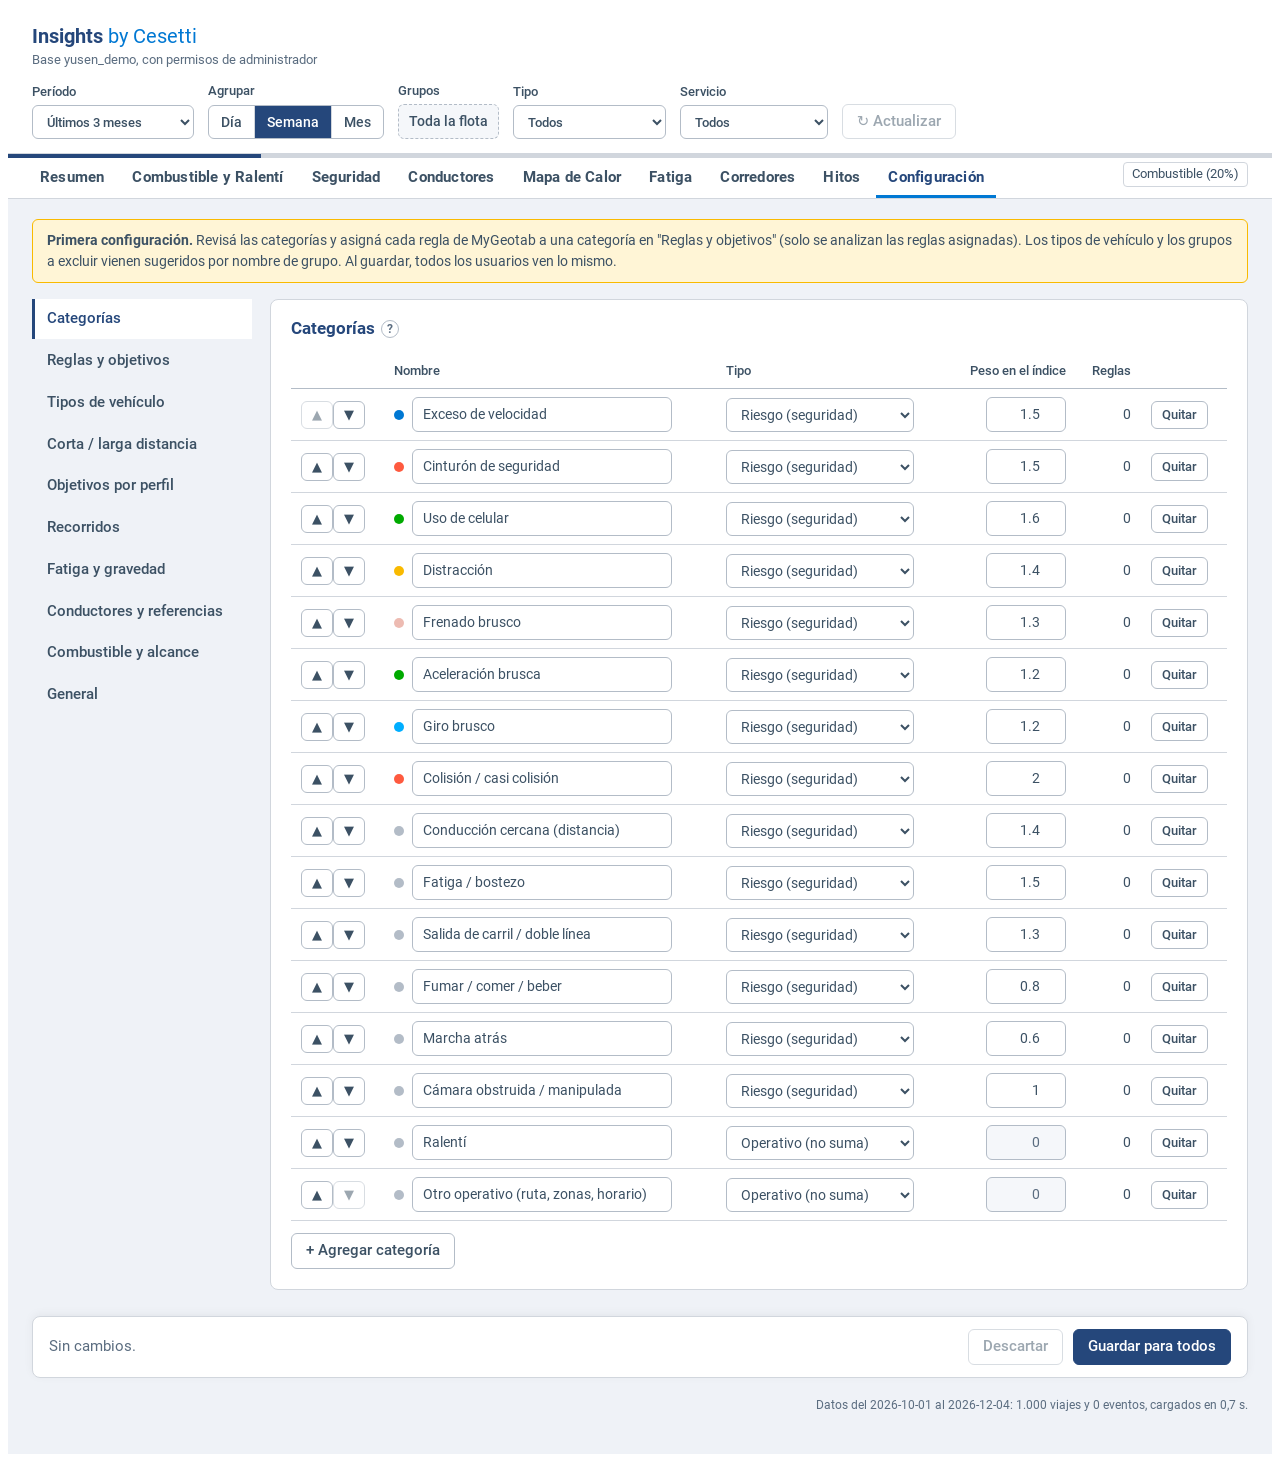
<file: dev/index.html>
<!DOCTYPE html>
<html lang="es">
<head>
<meta charset="UTF-8" />
<title>Insights by Cesetti</title>
<meta name="viewport" content="width=device-width, initial-scale=1" />
<link rel="stylesheet" href="../static/vendor/leaflet.css">
<link rel="stylesheet" href="../static/style.css?v=3.6.1">
</head>
<body>
<div id="gi3-root"><div class="splash">Esta página está pensada para abrirse como Add-In dentro de MyGeotab.</div></div>

<script src="../static/vendor/react.production.min.js"></script>
<script src="../static/vendor/react-dom.production.min.js"></script>
<script src="../static/vendor/htm.umd.js"></script>
<script src="../static/vendor/chart.umd.min.js"></script>
<script src="../static/vendor/leaflet.js"></script>
<script src="../static/vendor/leaflet-heat.js"></script>

<script src="../static/js/core/util.js?v=3.6.1"></script>
<script src="../static/js/core/catalog.js?v=3.6.1"></script>
<script src="../static/js/core/storage.js?v=3.6.1"></script>
<script src="../static/js/core/data.js?v=3.6.1"></script>
<script src="../static/js/core/model.js?v=3.6.1"></script>
<script src="../static/js/core/exposure.js"></script>
<script src="../static/js/core/riskfactors.js"></script>
<script src="../static/js/core/hotspots.js"></script>
<script src="../static/js/core/roads.js"></script>
<script src="../static/js/core/fatigue.js"></script>
<script src="../static/js/core/benchmark.js"></script>
<script src="../static/js/core/manage.js"></script>
<script src="../static/js/core/corridors.js"></script>
<script src="../static/js/ui/components.js?v=3.6.1"></script>
<script src="../static/js/ui/glossary.js"></script>
<script src="../static/js/ui/tabs.js?v=3.6.1"></script>
<script src="../static/js/ui/exposure.js"></script>
<script src="../static/js/ui/myperf.js"></script>
<script src="../static/js/ui/roads.js"></script>
<script src="../static/js/ui/fatigue.js"></script>
<script src="../static/js/ui/milestones.js?v=3.6.1"></script>
<script src="../static/js/ui/manage.js?v=3.6.1"></script>
<script src="../static/js/ui/corridors.js?v=3.6.1"></script>
<script src="../static/js/ui/config.js?v=3.6.1"></script>
<script src="../static/js/ui/app.js?v=3.6.1"></script>
<script>window.__mockUser = new URLSearchParams(location.search).get("usuario");</script>
<script src="mock-api.js"></script>
<script>
  // Arranque como lo haría MyGeotab
  // Simula el filtro de grupos de MyGeotab: ?grupos=gBit,gLiv
  var mgGroups = (new URLSearchParams(location.search).get("grupos") || "").split(",").filter(Boolean).map(function (id) { return { id: id }; });
  var mockState = { getGroupFilter: function () { return mgGroups.length ? mgGroups : [{ id: "GroupCompanyId" }]; } };
  var addin = geotab.addin.cesettiInsightsV3();
  addin.initialize(mockApi, mockState, function () { addin.focus(mockApi, mockState); });
  // Para probar cambios de filtro desde la consola: setGrupos("gBit")
  window.setGrupos = function (ids) { mgGroups = (ids || "").split(",").filter(Boolean).map(function (id) { return { id: id }; }); addin.focus(mockApi, mockState); };
</script>
</body>
</html>
</file>
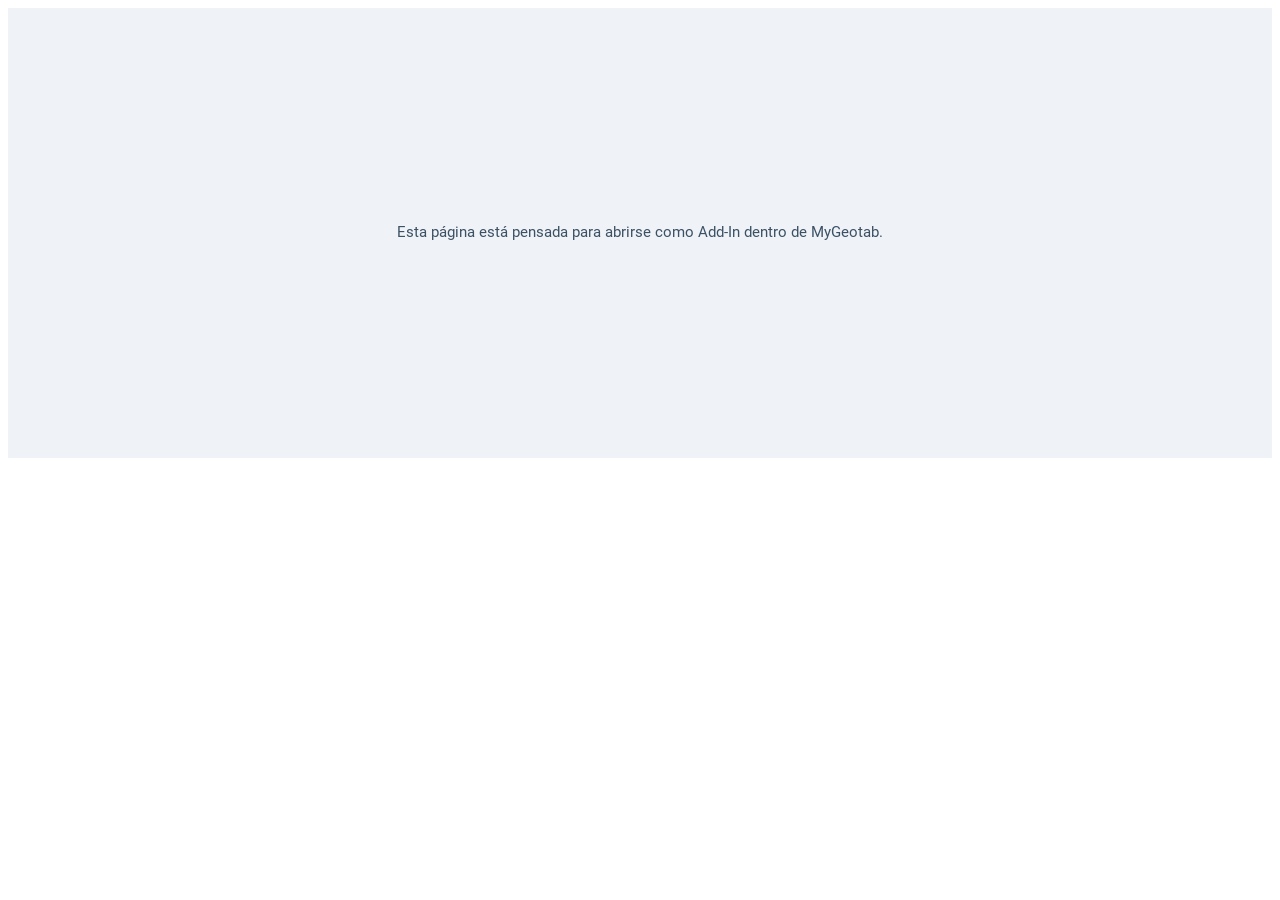
<file: static/index.html>
<!DOCTYPE html>
<html lang="es">
<head>
<meta charset="UTF-8" />
<title>Insights by Cesetti</title>
<meta name="viewport" content="width=device-width, initial-scale=1" />
<link rel="stylesheet" href="style.css?v=3.36.0">
</head>
<body>
<div id="gi3-root"><div class="splash">Esta página está pensada para abrirse como Add-In dentro de MyGeotab.</div></div>

<script src="vendor/react.production.min.js"></script>
<script src="vendor/react-dom.production.min.js"></script>
<script src="vendor/htm.umd.js"></script>
<script src="vendor/chart.umd.min.js"></script>
<script src="vendor/leaflet.js"></script>
<script src="vendor/leaflet-heat.js"></script>

<script src="js/core/util.js?v=3.36.0"></script>
<script src="js/core/catalog.js?v=3.36.0"></script>
<script src="js/core/storage.js?v=3.36.0"></script>
<script src="js/core/data.js?v=3.36.0"></script>
<script src="js/core/model.js?v=3.36.0"></script>
<script src="js/core/exposure.js?v=3.36.0"></script>
<script src="js/core/riskfactors.js?v=3.36.0"></script>
<script src="js/core/hotspots.js?v=3.36.0"></script>
<script src="js/core/roads.js?v=3.36.0"></script>
<script src="js/core/fatigue.js?v=3.36.0"></script>
<script src="js/core/benchmark.js?v=3.36.0"></script>
<script src="js/core/manage.js?v=3.36.0"></script>
<script src="js/core/corridors.js?v=3.36.0"></script>
<script src="js/ui/components.js?v=3.36.0"></script>
<script src="js/ui/glossary.js?v=3.36.0"></script>
<script src="js/ui/tabs.js?v=3.36.0"></script>
<script src="js/ui/exposure.js?v=3.36.0"></script>
<script src="js/ui/myperf.js?v=3.36.0"></script>
<script src="js/ui/roads.js?v=3.36.0"></script>
<script src="js/ui/fatigue.js?v=3.36.0"></script>
<script src="js/ui/milestones.js?v=3.36.0"></script>
<script src="js/ui/manage.js?v=3.36.0"></script>
<script src="js/ui/corridors.js?v=3.36.0"></script>
<script src="js/ui/config.js?v=3.36.0"></script>
<script src="js/ui/app.js?v=3.36.0"></script>
</body>
</html>
</file>
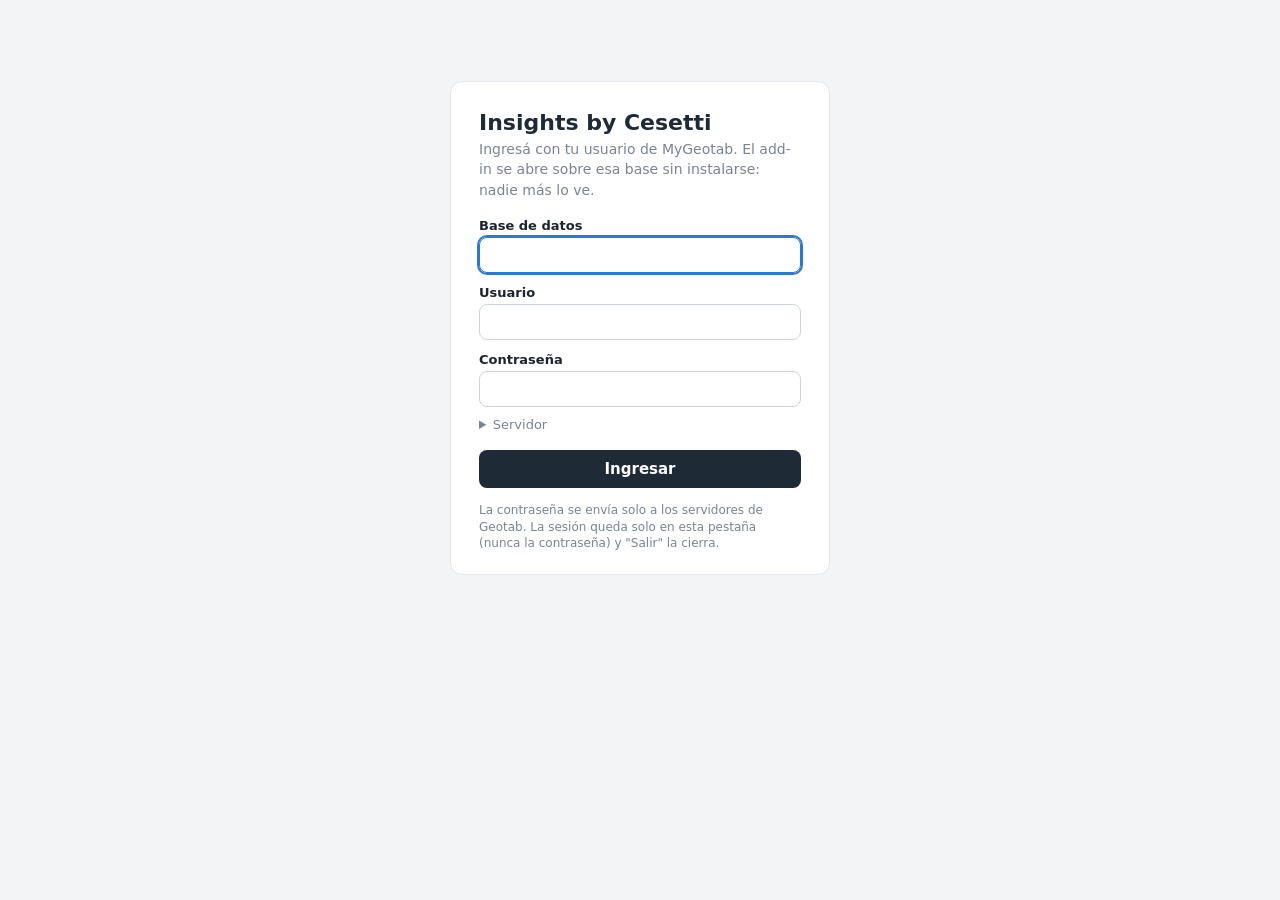
<file: static/standalone.html>
<!DOCTYPE html>
<html lang="es">
<head>
<meta charset="UTF-8" />
<title>Insights by Cesetti</title>
<meta name="viewport" content="width=device-width, initial-scale=1" />
<meta name="robots" content="noindex" />
<style>
  :root { --ink: #1f2a37; --text: #1c2430; --muted: #7b8492; --rule: #e3e7ec; --canvas: #f2f4f6; --bad: #b93a0f; --focus: #2a78d6; }
  body { margin: 0; background: var(--canvas); color: var(--text); font-family: "Barlow", system-ui, -apple-system, "Segoe UI", sans-serif; }
  .sa-bar { display: flex; flex-wrap: wrap; align-items: center; gap: 10px 16px; padding: 8px 16px; background: var(--ink); color: #fff; font-size: 14px; }
  .sa-bar b { font-weight: 600; }
  .sa-bar .sp { flex: 1; }
  .sa-bar select { max-width: 280px; font: inherit; font-size: 13px; padding: 3px 6px; border-radius: 6px; border: 0; }
  .sa-bar button { font: inherit; font-size: 13px; background: transparent; color: #fff; border: 1px solid rgba(255,255,255,.45); border-radius: 6px; padding: 3px 10px; cursor: pointer; }
  .sa-bar button:hover { background: rgba(255,255,255,.12); }
  .sa-login { max-width: 380px; margin: 9vh auto 24px; padding: 28px 28px 22px; background: #fff; border: 1px solid var(--rule); border-radius: 12px; box-sizing: border-box; }
  .sa-login h1 { margin: 0 0 4px; font-size: 22px; color: var(--ink); }
  .sa-login p { margin: 0 0 18px; color: var(--muted); font-size: 14px; line-height: 1.45; }
  .sa-login label { display: block; font-size: 13px; font-weight: 600; margin: 12px 0 4px; }
  .sa-login input { width: 100%; box-sizing: border-box; font: inherit; font-size: 15px; padding: 8px 10px; border: 1px solid #cdd3db; border-radius: 8px; }
  .sa-login input:focus { outline: 2px solid var(--focus); outline-offset: 0; border-color: var(--focus); }
  .sa-login .row { display: flex; gap: 10px; }
  .sa-login .row > div { flex: 1; }
  .sa-login button { width: 100%; margin-top: 18px; font: inherit; font-size: 15px; font-weight: 600; padding: 10px; border: 0; border-radius: 8px; background: var(--ink); color: #fff; cursor: pointer; }
  .sa-login button:disabled { opacity: .6; cursor: default; }
  .sa-login .err { color: var(--bad); font-size: 14px; margin-top: 12px; }
  .sa-login .note { font-size: 12px; color: var(--muted); margin-top: 14px; line-height: 1.4; }
  .sa-login details { margin-top: 10px; font-size: 13px; color: var(--muted); }
  @media (max-width: 480px) { .sa-login { margin: 16px; } }
</style>
</head>
<body>
<div id="sa-bar"></div>
<div id="gi3-root"></div>

<script>
// Insights by Cesetti fuera de MyGeotab: inicia sesión directamente contra la API
// de Geotab con el usuario de la persona, y arranca el add-in con esa sesión.
// No se instala nada en la base y nadie más lo ve. La contraseña solo viaja a
// los servidores de Geotab; en este navegador se guarda la sesión (no la clave).
(function () {
  "use strict";
  var KEY = "giStandaloneSession", DBS = "giStandaloneDbs";
  var bar = document.getElementById("sa-bar"), root = document.getElementById("gi3-root");
  // La sesión se guarda solo en esta pestaña (sessionStorage): el dominio de la
  // BETA (raw.githack.com) lo comparten otras páginas. Las bases usadas y el
  // último usuario, en localStorage (no son secretos).
  const box = k => (k === KEY ? sessionStorage : localStorage);
  function store(k, v) { try { if (v == null) box(k).removeItem(k); else box(k).setItem(k, JSON.stringify(v)); } catch (e) {} }
  function load(k) { try { return JSON.parse(box(k).getItem(k) || "null"); } catch (e) { return null; } }
  function esc(s) { return String(s == null ? "" : s).replace(/[&<>"']/g, function (c) { return { "&": "&amp;", "<": "&lt;", ">": "&gt;", '"': "&quot;", "'": "&#39;" }[c]; }); }

  function rpc(server, method, params) {
    // Formulario simple (JSON-RPC=...): la API de Geotab lo acepta y el navegador no necesita un "preflight" CORS.
    return fetch("https://" + server + "/apiv1", {
      method: "POST", headers: { "Content-Type": "application/x-www-form-urlencoded" },
      body: "JSON-RPC=" + encodeURIComponent(JSON.stringify({ method: method, params: params })),
    }).then(function (r) {
      if (!r.ok) throw new Error("HTTP " + r.status);
      return r.json();
    }).then(function (j) {
      if (j.error) {
        var e = new Error((j.error.errors && j.error.errors[0] && j.error.errors[0].message) || j.error.message || "Error de la API");
        e.name = (j.error.errors && j.error.errors[0] && j.error.errors[0].name) || j.error.name || "GeotabError";
        e.data = j.error;
        throw e;
      }
      return j.result;
    });
  }

  function authenticate(server, database, userName, password) {
    return rpc(server, "Authenticate", { database: database, userName: userName, password: password }).then(function (res) {
      var path = res.path && res.path !== "ThisServer" ? res.path : server;
      return { server: path, credentials: res.credentials };
    });
  }

  // API con la forma que espera un add-in (callbacks), sobre la sesión.
  function makeApi(sess) {
    function expired(e) {
      if (/InvalidUser|DbUnavailable|session/i.test((e && e.name) + " " + (e && e.message))) {
        store(KEY, null);
        showLogin({ database: sess.credentials.database, userName: sess.credentials.userName, server: sess.server }, "La sesión venció. Volvé a ingresar.");
      }
    }
    return {
      call: function (method, params, ok, err) {
        rpc(sess.server, method, Object.assign({}, params || {}, { credentials: sess.credentials }))
          .then(ok, function (e) { expired(e); if (err) err(e); });
      },
      multiCall: function (calls, ok, err) {
        var list = calls.map(function (c) { return { method: c[0], params: c[1] || {} }; });
        rpc(sess.server, "ExecuteMultiCall", { calls: list, credentials: sess.credentials })
          .then(ok, function (e) { expired(e); if (err) err(e); });
      },
      getSession: function (cb) { cb({ database: sess.credentials.database, userName: sess.credentials.userName, sessionId: sess.credentials.sessionId }, sess.server); },
    };
  }

  function showLogin(prev, msg) {
    bar.innerHTML = ""; bar.className = "";
    var dbs = load(DBS) || [];
    root.innerHTML =
      '<form class="sa-login" autocomplete="on">' +
      '<h1>Insights by Cesetti</h1>' +
      '<p>Ingresá con tu usuario de MyGeotab. El add-in se abre sobre esa base sin instalarse: nadie más lo ve.</p>' +
      '<label for="sa-db">Base de datos</label><input id="sa-db" name="database" list="sa-dbs" required autocapitalize="off" spellcheck="false" value="' + esc(prev && prev.database) + '" />' +
      '<datalist id="sa-dbs">' + dbs.map(function (d) { return '<option value="' + esc(d) + '">'; }).join("") + '</datalist>' +
      '<label for="sa-user">Usuario</label><input id="sa-user" name="username" type="email" autocomplete="username" required value="' + esc(prev && prev.userName) + '" />' +
      '<label for="sa-pass">Contraseña</label><input id="sa-pass" name="password" type="password" autocomplete="current-password" required />' +
      '<details><summary>Servidor</summary><label for="sa-server">Servidor de MyGeotab</label><input id="sa-server" value="' + esc((prev && prev.server) || "my.geotab.com") + '" /></details>' +
      '<button type="submit">Ingresar</button>' +
      (msg ? '<div class="err">' + esc(msg) + '</div>' : '') +
      '<div class="note">La contraseña se envía solo a los servidores de Geotab. La sesión queda solo en esta pestaña (nunca la contraseña) y "Salir" la cierra.</div>' +
      '</form>';
    var form = root.querySelector("form");
    (prev && prev.userName ? form.querySelector("#sa-pass") : form.querySelector("#sa-db")).focus();
    form.addEventListener("submit", function (ev) {
      ev.preventDefault();
      var btn = form.querySelector("button"), db = form.querySelector("#sa-db").value.trim(), user = form.querySelector("#sa-user").value.trim();
      var pass = form.querySelector("#sa-pass").value, server = (form.querySelector("#sa-server").value || "my.geotab.com").trim().replace(/^https?:\/\//, "").replace(/\/.*$/, "");
      btn.disabled = true; btn.textContent = "Ingresando…";
      var old = form.querySelector(".err"); if (old) old.remove();
      authenticate(server, db, user, pass).then(function (sess) {
        store(KEY, sess);
        store(KEY + "Prev", { userName: user, server: server, database: db });
        store(DBS, [db].concat(dbs.filter(function (d) { return d !== db; })).slice(0, 30));
        location.reload();
      }, function (e) {
        btn.disabled = false; btn.textContent = "Ingresar";
        var d = document.createElement("div"); d.className = "err";
        d.textContent = /InvalidUser/i.test(e.name + e.message) ? "Usuario, contraseña o base incorrectos." : "No se pudo ingresar: " + e.message;
        form.appendChild(d);
      });
    });
  }

  function loadScripts(done) {
    // Los mismos scripts (y versión) que el add-in: se leen de index.html.
    fetch("index.html", { cache: "no-store" }).then(function (r) { return r.text(); }).then(function (txt) {
      var doc = new DOMParser().parseFromString(txt, "text/html");
      var css = doc.querySelector('link[rel="stylesheet"]');
      if (css) { var l = document.createElement("link"); l.rel = "stylesheet"; l.href = css.getAttribute("href"); document.head.appendChild(l); }
      var srcs = [].slice.call(doc.querySelectorAll("script[src]")).map(function (s) { return s.getAttribute("src"); });
      (function next(i) {
        if (i >= srcs.length) return done();
        var s = document.createElement("script"); s.src = srcs[i]; s.onload = function () { next(i + 1); };
        s.onerror = function () { root.innerHTML = '<div class="sa-login"><div class="err">No se pudo cargar ' + esc(srcs[i]) + '. Recargá la página.</div></div>'; };
        document.body.appendChild(s);
      })(0);
    });
  }

  function start(sess) {
    var groups = [], sel = [];
    var api = makeApi(sess);
    var state = { getGroupFilter: function () { return sel.length ? sel.map(function (id) { return { id: id }; }) : [{ id: "GroupCompanyId" }]; } };
    bar.className = "sa-bar";
    bar.innerHTML = '<b>Insights by Cesetti</b><span>' + esc(sess.credentials.database) + ' · ' + esc(sess.credentials.userName) + '</span>' +
      '<label>Grupo <select id="sa-group"><option value="">Toda la flota</option></select></label><span class="sp"></span>' +
      '<button id="sa-mg" type="button">Abrir MyGeotab ↗</button><button id="sa-switch" type="button">Cambiar de base</button><button id="sa-out" type="button">Salir</button>';
    document.getElementById("sa-out").onclick = function () { api.call("Logoff", {}, function () {}, function () {}); store(KEY, null); location.reload(); };
    document.getElementById("sa-switch").onclick = function () { store(KEY, null); showLogin({ userName: sess.credentials.userName, server: sess.server }); };
    document.getElementById("sa-mg").onclick = function () { window.open("https://" + sess.server + "/" + encodeURIComponent(sess.credentials.database) + "/", "_blank", "noopener"); };
    root.innerHTML = '<div class="splash">Cargando…</div>';
    loadScripts(function () {
      window.GI.MG_BASE_URL = "https://" + sess.server + "/" + encodeURIComponent(sess.credentials.database) + "/";
      var names = Object.keys(window.geotab && window.geotab.addin || {});
      var addin = window.geotab.addin[names.find(function (n) { return /Beta$/.test(n); }) || names[0]]();
      addin.initialize(api, state, function () { addin.focus(api, state); });
      // filtro de grupos (en MyGeotab lo da la barra de la izquierda)
      api.call("Get", { typeName: "Group", propertySelector: { fields: ["id", "name"], isIncluded: true } }, function (gs) {
        groups = (gs || []).filter(function (g) { return g.name && !/^\*\*/.test(g.name) && g.id !== "GroupCompanyId"; }).sort(function (a, b) { return a.name.localeCompare(b.name, "es"); });
        var s = document.getElementById("sa-group");
        s.innerHTML = '<option value="">Toda la flota</option>' + groups.map(function (g) { return '<option value="' + esc(g.id) + '">' + esc(g.name) + '</option>'; }).join("");
        s.onchange = function () { sel = s.value ? [s.value] : []; addin.focus(api, state); };
      }, function () {});
    });
  }

  var sess = load(KEY);
  if (sess && sess.credentials) start(sess); else showLogin(load(KEY + "Prev"));
})();
</script>
</body>
</html>
</file>
<file: static/vendor/leaflet.css>
/* required styles */

.leaflet-pane,
.leaflet-tile,
.leaflet-marker-icon,
.leaflet-marker-shadow,
.leaflet-tile-container,
.leaflet-pane > svg,
.leaflet-pane > canvas,
.leaflet-zoom-box,
.leaflet-image-layer,
.leaflet-layer {
	position: absolute;
	left: 0;
	top: 0;
	}
.leaflet-container {
	overflow: hidden;
	}
.leaflet-tile,
.leaflet-marker-icon,
.leaflet-marker-shadow {
	-webkit-user-select: none;
	   -moz-user-select: none;
	        user-select: none;
	  -webkit-user-drag: none;
	}
/* Prevents IE11 from highlighting tiles in blue */
.leaflet-tile::selection {
	background: transparent;
}
/* Safari renders non-retina tile on retina better with this, but Chrome is worse */
.leaflet-safari .leaflet-tile {
	image-rendering: -webkit-optimize-contrast;
	}
/* hack that prevents hw layers "stretching" when loading new tiles */
.leaflet-safari .leaflet-tile-container {
	width: 1600px;
	height: 1600px;
	-webkit-transform-origin: 0 0;
	}
.leaflet-marker-icon,
.leaflet-marker-shadow {
	display: block;
	}
/* .leaflet-container svg: reset svg max-width decleration shipped in Joomla! (joomla.org) 3.x */
/* .leaflet-container img: map is broken in FF if you have max-width: 100% on tiles */
.leaflet-container .leaflet-overlay-pane svg {
	max-width: none !important;
	max-height: none !important;
	}
.leaflet-container .leaflet-marker-pane img,
.leaflet-container .leaflet-shadow-pane img,
.leaflet-container .leaflet-tile-pane img,
.leaflet-container img.leaflet-image-layer,
.leaflet-container .leaflet-tile {
	max-width: none !important;
	max-height: none !important;
	width: auto;
	padding: 0;
	}

.leaflet-container img.leaflet-tile {
	/* See: https://bugs.chromium.org/p/chromium/issues/detail?id=600120 */
	mix-blend-mode: plus-lighter;
}

.leaflet-container.leaflet-touch-zoom {
	-ms-touch-action: pan-x pan-y;
	touch-action: pan-x pan-y;
	}
.leaflet-container.leaflet-touch-drag {
	-ms-touch-action: pinch-zoom;
	/* Fallback for FF which doesn't support pinch-zoom */
	touch-action: none;
	touch-action: pinch-zoom;
}
.leaflet-container.leaflet-touch-drag.leaflet-touch-zoom {
	-ms-touch-action: none;
	touch-action: none;
}
.leaflet-container {
	-webkit-tap-highlight-color: transparent;
}
.leaflet-container a {
	-webkit-tap-highlight-color: rgba(51, 181, 229, 0.4);
}
.leaflet-tile {
	filter: inherit;
	visibility: hidden;
	}
.leaflet-tile-loaded {
	visibility: inherit;
	}
.leaflet-zoom-box {
	width: 0;
	height: 0;
	-moz-box-sizing: border-box;
	     box-sizing: border-box;
	z-index: 800;
	}
/* workaround for https://bugzilla.mozilla.org/show_bug.cgi?id=888319 */
.leaflet-overlay-pane svg {
	-moz-user-select: none;
	}

.leaflet-pane         { z-index: 400; }

.leaflet-tile-pane    { z-index: 200; }
.leaflet-overlay-pane { z-index: 400; }
.leaflet-shadow-pane  { z-index: 500; }
.leaflet-marker-pane  { z-index: 600; }
.leaflet-tooltip-pane   { z-index: 650; }
.leaflet-popup-pane   { z-index: 700; }

.leaflet-map-pane canvas { z-index: 100; }
.leaflet-map-pane svg    { z-index: 200; }

.leaflet-vml-shape {
	width: 1px;
	height: 1px;
	}
.lvml {
	behavior: url(#default#VML);
	display: inline-block;
	position: absolute;
	}


/* control positioning */

.leaflet-control {
	position: relative;
	z-index: 800;
	pointer-events: visiblePainted; /* IE 9-10 doesn't have auto */
	pointer-events: auto;
	}
.leaflet-top,
.leaflet-bottom {
	position: absolute;
	z-index: 1000;
	pointer-events: none;
	}
.leaflet-top {
	top: 0;
	}
.leaflet-right {
	right: 0;
	}
.leaflet-bottom {
	bottom: 0;
	}
.leaflet-left {
	left: 0;
	}
.leaflet-control {
	float: left;
	clear: both;
	}
.leaflet-right .leaflet-control {
	float: right;
	}
.leaflet-top .leaflet-control {
	margin-top: 10px;
	}
.leaflet-bottom .leaflet-control {
	margin-bottom: 10px;
	}
.leaflet-left .leaflet-control {
	margin-left: 10px;
	}
.leaflet-right .leaflet-control {
	margin-right: 10px;
	}


/* zoom and fade animations */

.leaflet-fade-anim .leaflet-popup {
	opacity: 0;
	-webkit-transition: opacity 0.2s linear;
	   -moz-transition: opacity 0.2s linear;
	        transition: opacity 0.2s linear;
	}
.leaflet-fade-anim .leaflet-map-pane .leaflet-popup {
	opacity: 1;
	}
.leaflet-zoom-animated {
	-webkit-transform-origin: 0 0;
	    -ms-transform-origin: 0 0;
	        transform-origin: 0 0;
	}
svg.leaflet-zoom-animated {
	will-change: transform;
}

.leaflet-zoom-anim .leaflet-zoom-animated {
	-webkit-transition: -webkit-transform 0.25s cubic-bezier(0,0,0.25,1);
	   -moz-transition:    -moz-transform 0.25s cubic-bezier(0,0,0.25,1);
	        transition:         transform 0.25s cubic-bezier(0,0,0.25,1);
	}
.leaflet-zoom-anim .leaflet-tile,
.leaflet-pan-anim .leaflet-tile {
	-webkit-transition: none;
	   -moz-transition: none;
	        transition: none;
	}

.leaflet-zoom-anim .leaflet-zoom-hide {
	visibility: hidden;
	}


/* cursors */

.leaflet-interactive {
	cursor: pointer;
	}
.leaflet-grab {
	cursor: -webkit-grab;
	cursor:    -moz-grab;
	cursor:         grab;
	}
.leaflet-crosshair,
.leaflet-crosshair .leaflet-interactive {
	cursor: crosshair;
	}
.leaflet-popup-pane,
.leaflet-control {
	cursor: auto;
	}
.leaflet-dragging .leaflet-grab,
.leaflet-dragging .leaflet-grab .leaflet-interactive,
.leaflet-dragging .leaflet-marker-draggable {
	cursor: move;
	cursor: -webkit-grabbing;
	cursor:    -moz-grabbing;
	cursor:         grabbing;
	}

/* marker & overlays interactivity */
.leaflet-marker-icon,
.leaflet-marker-shadow,
.leaflet-image-layer,
.leaflet-pane > svg path,
.leaflet-tile-container {
	pointer-events: none;
	}

.leaflet-marker-icon.leaflet-interactive,
.leaflet-image-layer.leaflet-interactive,
.leaflet-pane > svg path.leaflet-interactive,
svg.leaflet-image-layer.leaflet-interactive path {
	pointer-events: visiblePainted; /* IE 9-10 doesn't have auto */
	pointer-events: auto;
	}

/* visual tweaks */

.leaflet-container {
	background: #ddd;
	outline-offset: 1px;
	}
.leaflet-container a {
	color: #0078A8;
	}
.leaflet-zoom-box {
	border: 2px dotted #38f;
	background: rgba(255,255,255,0.5);
	}


/* general typography */
.leaflet-container {
	font-family: "Helvetica Neue", Arial, Helvetica, sans-serif;
	font-size: 12px;
	font-size: 0.75rem;
	line-height: 1.5;
	}


/* general toolbar styles */

.leaflet-bar {
	box-shadow: 0 1px 5px rgba(0,0,0,0.65);
	border-radius: 4px;
	}
.leaflet-bar a {
	background-color: #fff;
	border-bottom: 1px solid #ccc;
	width: 26px;
	height: 26px;
	line-height: 26px;
	display: block;
	text-align: center;
	text-decoration: none;
	color: black;
	}
.leaflet-bar a,
.leaflet-control-layers-toggle {
	background-position: 50% 50%;
	background-repeat: no-repeat;
	display: block;
	}
.leaflet-bar a:hover,
.leaflet-bar a:focus {
	background-color: #f4f4f4;
	}
.leaflet-bar a:first-child {
	border-top-left-radius: 4px;
	border-top-right-radius: 4px;
	}
.leaflet-bar a:last-child {
	border-bottom-left-radius: 4px;
	border-bottom-right-radius: 4px;
	border-bottom: none;
	}
.leaflet-bar a.leaflet-disabled {
	cursor: default;
	background-color: #f4f4f4;
	color: #bbb;
	}

.leaflet-touch .leaflet-bar a {
	width: 30px;
	height: 30px;
	line-height: 30px;
	}
.leaflet-touch .leaflet-bar a:first-child {
	border-top-left-radius: 2px;
	border-top-right-radius: 2px;
	}
.leaflet-touch .leaflet-bar a:last-child {
	border-bottom-left-radius: 2px;
	border-bottom-right-radius: 2px;
	}

/* zoom control */

.leaflet-control-zoom-in,
.leaflet-control-zoom-out {
	font: bold 18px 'Lucida Console', Monaco, monospace;
	text-indent: 1px;
	}

.leaflet-touch .leaflet-control-zoom-in, .leaflet-touch .leaflet-control-zoom-out  {
	font-size: 22px;
	}


/* layers control */

.leaflet-control-layers {
	box-shadow: 0 1px 5px rgba(0,0,0,0.4);
	background: #fff;
	border-radius: 5px;
	}
.leaflet-control-layers-toggle {
	background-image: url(images/layers.png);
	width: 36px;
	height: 36px;
	}
.leaflet-retina .leaflet-control-layers-toggle {
	background-image: url(images/layers-2x.png);
	background-size: 26px 26px;
	}
.leaflet-touch .leaflet-control-layers-toggle {
	width: 44px;
	height: 44px;
	}
.leaflet-control-layers .leaflet-control-layers-list,
.leaflet-control-layers-expanded .leaflet-control-layers-toggle {
	display: none;
	}
.leaflet-control-layers-expanded .leaflet-control-layers-list {
	display: block;
	position: relative;
	}
.leaflet-control-layers-expanded {
	padding: 6px 10px 6px 6px;
	color: #333;
	background: #fff;
	}
.leaflet-control-layers-scrollbar {
	overflow-y: scroll;
	overflow-x: hidden;
	padding-right: 5px;
	}
.leaflet-control-layers-selector {
	margin-top: 2px;
	position: relative;
	top: 1px;
	}
.leaflet-control-layers label {
	display: block;
	font-size: 13px;
	font-size: 1.08333em;
	}
.leaflet-control-layers-separator {
	height: 0;
	border-top: 1px solid #ddd;
	margin: 5px -10px 5px -6px;
	}

/* Default icon URLs */
.leaflet-default-icon-path { /* used only in path-guessing heuristic, see L.Icon.Default */
	background-image: url(images/marker-icon.png);
	}


/* attribution and scale controls */

.leaflet-container .leaflet-control-attribution {
	background: #fff;
	background: rgba(255, 255, 255, 0.8);
	margin: 0;
	}
.leaflet-control-attribution,
.leaflet-control-scale-line {
	padding: 0 5px;
	color: #333;
	line-height: 1.4;
	}
.leaflet-control-attribution a {
	text-decoration: none;
	}
.leaflet-control-attribution a:hover,
.leaflet-control-attribution a:focus {
	text-decoration: underline;
	}
.leaflet-attribution-flag {
	display: inline !important;
	vertical-align: baseline !important;
	width: 1em;
	height: 0.6669em;
	}
.leaflet-left .leaflet-control-scale {
	margin-left: 5px;
	}
.leaflet-bottom .leaflet-control-scale {
	margin-bottom: 5px;
	}
.leaflet-control-scale-line {
	border: 2px solid #777;
	border-top: none;
	line-height: 1.1;
	padding: 2px 5px 1px;
	white-space: nowrap;
	-moz-box-sizing: border-box;
	     box-sizing: border-box;
	background: rgba(255, 255, 255, 0.8);
	text-shadow: 1px 1px #fff;
	}
.leaflet-control-scale-line:not(:first-child) {
	border-top: 2px solid #777;
	border-bottom: none;
	margin-top: -2px;
	}
.leaflet-control-scale-line:not(:first-child):not(:last-child) {
	border-bottom: 2px solid #777;
	}

.leaflet-touch .leaflet-control-attribution,
.leaflet-touch .leaflet-control-layers,
.leaflet-touch .leaflet-bar {
	box-shadow: none;
	}
.leaflet-touch .leaflet-control-layers,
.leaflet-touch .leaflet-bar {
	border: 2px solid rgba(0,0,0,0.2);
	background-clip: padding-box;
	}


/* popup */

.leaflet-popup {
	position: absolute;
	text-align: center;
	margin-bottom: 20px;
	}
.leaflet-popup-content-wrapper {
	padding: 1px;
	text-align: left;
	border-radius: 12px;
	}
.leaflet-popup-content {
	margin: 13px 24px 13px 20px;
	line-height: 1.3;
	font-size: 13px;
	font-size: 1.08333em;
	min-height: 1px;
	}
.leaflet-popup-content p {
	margin: 17px 0;
	margin: 1.3em 0;
	}
.leaflet-popup-tip-container {
	width: 40px;
	height: 20px;
	position: absolute;
	left: 50%;
	margin-top: -1px;
	margin-left: -20px;
	overflow: hidden;
	pointer-events: none;
	}
.leaflet-popup-tip {
	width: 17px;
	height: 17px;
	padding: 1px;

	margin: -10px auto 0;
	pointer-events: auto;

	-webkit-transform: rotate(45deg);
	   -moz-transform: rotate(45deg);
	    -ms-transform: rotate(45deg);
	        transform: rotate(45deg);
	}
.leaflet-popup-content-wrapper,
.leaflet-popup-tip {
	background: white;
	color: #333;
	box-shadow: 0 3px 14px rgba(0,0,0,0.4);
	}
.leaflet-container a.leaflet-popup-close-button {
	position: absolute;
	top: 0;
	right: 0;
	border: none;
	text-align: center;
	width: 24px;
	height: 24px;
	font: 16px/24px Tahoma, Verdana, sans-serif;
	color: #757575;
	text-decoration: none;
	background: transparent;
	}
.leaflet-container a.leaflet-popup-close-button:hover,
.leaflet-container a.leaflet-popup-close-button:focus {
	color: #585858;
	}
.leaflet-popup-scrolled {
	overflow: auto;
	}

.leaflet-oldie .leaflet-popup-content-wrapper {
	-ms-zoom: 1;
	}
.leaflet-oldie .leaflet-popup-tip {
	width: 24px;
	margin: 0 auto;

	-ms-filter: "progid:DXImageTransform.Microsoft.Matrix(M11=0.70710678, M12=0.70710678, M21=-0.70710678, M22=0.70710678)";
	filter: progid:DXImageTransform.Microsoft.Matrix(M11=0.70710678, M12=0.70710678, M21=-0.70710678, M22=0.70710678);
	}

.leaflet-oldie .leaflet-control-zoom,
.leaflet-oldie .leaflet-control-layers,
.leaflet-oldie .leaflet-popup-content-wrapper,
.leaflet-oldie .leaflet-popup-tip {
	border: 1px solid #999;
	}


/* div icon */

.leaflet-div-icon {
	background: #fff;
	border: 1px solid #666;
	}


/* Tooltip */
/* Base styles for the element that has a tooltip */
.leaflet-tooltip {
	position: absolute;
	padding: 6px;
	background-color: #fff;
	border: 1px solid #fff;
	border-radius: 3px;
	color: #222;
	white-space: nowrap;
	-webkit-user-select: none;
	-moz-user-select: none;
	-ms-user-select: none;
	user-select: none;
	pointer-events: none;
	box-shadow: 0 1px 3px rgba(0,0,0,0.4);
	}
.leaflet-tooltip.leaflet-interactive {
	cursor: pointer;
	pointer-events: auto;
	}
.leaflet-tooltip-top:before,
.leaflet-tooltip-bottom:before,
.leaflet-tooltip-left:before,
.leaflet-tooltip-right:before {
	position: absolute;
	pointer-events: none;
	border: 6px solid transparent;
	background: transparent;
	content: "";
	}

/* Directions */

.leaflet-tooltip-bottom {
	margin-top: 6px;
}
.leaflet-tooltip-top {
	margin-top: -6px;
}
.leaflet-tooltip-bottom:before,
.leaflet-tooltip-top:before {
	left: 50%;
	margin-left: -6px;
	}
.leaflet-tooltip-top:before {
	bottom: 0;
	margin-bottom: -12px;
	border-top-color: #fff;
	}
.leaflet-tooltip-bottom:before {
	top: 0;
	margin-top: -12px;
	margin-left: -6px;
	border-bottom-color: #fff;
	}
.leaflet-tooltip-left {
	margin-left: -6px;
}
.leaflet-tooltip-right {
	margin-left: 6px;
}
.leaflet-tooltip-left:before,
.leaflet-tooltip-right:before {
	top: 50%;
	margin-top: -6px;
	}
.leaflet-tooltip-left:before {
	right: 0;
	margin-right: -12px;
	border-left-color: #fff;
	}
.leaflet-tooltip-right:before {
	left: 0;
	margin-left: -12px;
	border-right-color: #fff;
	}

/* Printing */

@media print {
	/* Prevent printers from removing background-images of controls. */
	.leaflet-control {
		-webkit-print-color-adjust: exact;
		print-color-adjust: exact;
		}
	}
</file>
<file: static/style.css>
/* required styles */

#gi3-root .leaflet-pane, #gi3-root .leaflet-tile, #gi3-root .leaflet-marker-icon, #gi3-root .leaflet-marker-shadow, #gi3-root .leaflet-tile-container, #gi3-root .leaflet-pane > svg, #gi3-root .leaflet-pane > canvas, #gi3-root .leaflet-zoom-box, #gi3-root .leaflet-image-layer, #gi3-root .leaflet-layer {
	position: absolute;
	left: 0;
	top: 0;
	}
#gi3-root .leaflet-container {
	overflow: hidden;
	}
#gi3-root .leaflet-tile, #gi3-root .leaflet-marker-icon, #gi3-root .leaflet-marker-shadow {
	-webkit-user-select: none;
	   -moz-user-select: none;
	        user-select: none;
	  -webkit-user-drag: none;
	}
/* Prevents IE11 from highlighting tiles in blue */
#gi3-root .leaflet-tile::selection {
	background: transparent;
}
/* Safari renders non-retina tile on retina better with this, but Chrome is worse */
#gi3-root .leaflet-safari .leaflet-tile {
	image-rendering: -webkit-optimize-contrast;
	}
/* hack that prevents hw layers "stretching" when loading new tiles */
#gi3-root .leaflet-safari .leaflet-tile-container {
	width: 1600px;
	height: 1600px;
	-webkit-transform-origin: 0 0;
	}
#gi3-root .leaflet-marker-icon, #gi3-root .leaflet-marker-shadow {
	display: block;
	}
/* .leaflet-container svg: reset svg max-width decleration shipped in Joomla! (joomla.org) 3.x */
/* .leaflet-container img: map is broken in FF if you have max-width: 100% on tiles */
#gi3-root .leaflet-container .leaflet-overlay-pane svg {
	max-width: none !important;
	max-height: none !important;
	}
#gi3-root .leaflet-container .leaflet-marker-pane img, #gi3-root .leaflet-container .leaflet-shadow-pane img, #gi3-root .leaflet-container .leaflet-tile-pane img, #gi3-root .leaflet-container img.leaflet-image-layer, #gi3-root .leaflet-container .leaflet-tile {
	max-width: none !important;
	max-height: none !important;
	width: auto;
	padding: 0;
	}

#gi3-root .leaflet-container img.leaflet-tile {
	/* See: https://bugs.chromium.org/p/chromium/issues/detail?id=600120 */
	mix-blend-mode: plus-lighter;
}

#gi3-root .leaflet-container.leaflet-touch-zoom {
	-ms-touch-action: pan-x pan-y;
	touch-action: pan-x pan-y;
	}
#gi3-root .leaflet-container.leaflet-touch-drag {
	-ms-touch-action: pinch-zoom;
	/* Fallback for FF which doesn't support pinch-zoom */
	touch-action: none;
	touch-action: pinch-zoom;
}
#gi3-root .leaflet-container.leaflet-touch-drag.leaflet-touch-zoom {
	-ms-touch-action: none;
	touch-action: none;
}
#gi3-root .leaflet-container {
	-webkit-tap-highlight-color: transparent;
}
#gi3-root .leaflet-container a {
	-webkit-tap-highlight-color: rgba(51, 181, 229, 0.4);
}
#gi3-root .leaflet-tile {
	filter: inherit;
	visibility: hidden;
	}
#gi3-root .leaflet-tile-loaded {
	visibility: inherit;
	}
#gi3-root .leaflet-zoom-box {
	width: 0;
	height: 0;
	-moz-box-sizing: border-box;
	     box-sizing: border-box;
	z-index: 800;
	}
/* workaround for https://bugzilla.mozilla.org/show_bug.cgi?id=888319 */
#gi3-root .leaflet-overlay-pane svg {
	-moz-user-select: none;
	}

#gi3-root .leaflet-pane { z-index: 400; }

#gi3-root .leaflet-tile-pane { z-index: 200; }
#gi3-root .leaflet-overlay-pane { z-index: 400; }
#gi3-root .leaflet-shadow-pane { z-index: 500; }
#gi3-root .leaflet-marker-pane { z-index: 600; }
#gi3-root .leaflet-tooltip-pane { z-index: 650; }
#gi3-root .leaflet-popup-pane { z-index: 700; }

#gi3-root .leaflet-map-pane canvas { z-index: 100; }
#gi3-root .leaflet-map-pane svg { z-index: 200; }

#gi3-root .leaflet-vml-shape {
	width: 1px;
	height: 1px;
	}
#gi3-root .lvml {
	behavior: url(#default#VML);
	display: inline-block;
	position: absolute;
	}


/* control positioning */

#gi3-root .leaflet-control {
	position: relative;
	z-index: 800;
	pointer-events: visiblePainted; /* IE 9-10 doesn't have auto */
	pointer-events: auto;
	}
#gi3-root .leaflet-top, #gi3-root .leaflet-bottom {
	position: absolute;
	z-index: 1000;
	pointer-events: none;
	}
#gi3-root .leaflet-top {
	top: 0;
	}
#gi3-root .leaflet-right {
	right: 0;
	}
#gi3-root .leaflet-bottom {
	bottom: 0;
	}
#gi3-root .leaflet-left {
	left: 0;
	}
#gi3-root .leaflet-control {
	float: left;
	clear: both;
	}
#gi3-root .leaflet-right .leaflet-control {
	float: right;
	}
#gi3-root .leaflet-top .leaflet-control {
	margin-top: 10px;
	}
#gi3-root .leaflet-bottom .leaflet-control {
	margin-bottom: 10px;
	}
#gi3-root .leaflet-left .leaflet-control {
	margin-left: 10px;
	}
#gi3-root .leaflet-right .leaflet-control {
	margin-right: 10px;
	}


/* zoom and fade animations */

#gi3-root .leaflet-fade-anim .leaflet-popup {
	opacity: 0;
	-webkit-transition: opacity 0.2s linear;
	   -moz-transition: opacity 0.2s linear;
	        transition: opacity 0.2s linear;
	}
#gi3-root .leaflet-fade-anim .leaflet-map-pane .leaflet-popup {
	opacity: 1;
	}
#gi3-root .leaflet-zoom-animated {
	-webkit-transform-origin: 0 0;
	    -ms-transform-origin: 0 0;
	        transform-origin: 0 0;
	}
#gi3-root svg.leaflet-zoom-animated {
	will-change: transform;
}

#gi3-root .leaflet-zoom-anim .leaflet-zoom-animated {
	-webkit-transition: -webkit-transform 0.25s cubic-bezier(0,0,0.25,1);
	   -moz-transition:    -moz-transform 0.25s cubic-bezier(0,0,0.25,1);
	        transition:         transform 0.25s cubic-bezier(0,0,0.25,1);
	}
#gi3-root .leaflet-zoom-anim .leaflet-tile, #gi3-root .leaflet-pan-anim .leaflet-tile {
	-webkit-transition: none;
	   -moz-transition: none;
	        transition: none;
	}

#gi3-root .leaflet-zoom-anim .leaflet-zoom-hide {
	visibility: hidden;
	}


/* cursors */

#gi3-root .leaflet-interactive {
	cursor: pointer;
	}
#gi3-root .leaflet-grab {
	cursor: -webkit-grab;
	cursor:    -moz-grab;
	cursor:         grab;
	}
#gi3-root .leaflet-crosshair, #gi3-root .leaflet-crosshair .leaflet-interactive {
	cursor: crosshair;
	}
#gi3-root .leaflet-popup-pane, #gi3-root .leaflet-control {
	cursor: auto;
	}
#gi3-root .leaflet-dragging .leaflet-grab, #gi3-root .leaflet-dragging .leaflet-grab .leaflet-interactive, #gi3-root .leaflet-dragging .leaflet-marker-draggable {
	cursor: move;
	cursor: -webkit-grabbing;
	cursor:    -moz-grabbing;
	cursor:         grabbing;
	}

/* marker & overlays interactivity */
#gi3-root .leaflet-marker-icon, #gi3-root .leaflet-marker-shadow, #gi3-root .leaflet-image-layer, #gi3-root .leaflet-pane > svg path, #gi3-root .leaflet-tile-container {
	pointer-events: none;
	}

#gi3-root .leaflet-marker-icon.leaflet-interactive, #gi3-root .leaflet-image-layer.leaflet-interactive, #gi3-root .leaflet-pane > svg path.leaflet-interactive, #gi3-root svg.leaflet-image-layer.leaflet-interactive path {
	pointer-events: visiblePainted; /* IE 9-10 doesn't have auto */
	pointer-events: auto;
	}

/* visual tweaks */

#gi3-root .leaflet-container {
	background: #ddd;
	outline-offset: 1px;
	}
#gi3-root .leaflet-container a {
	color: #0078A8;
	}
#gi3-root .leaflet-zoom-box {
	border: 2px dotted #38f;
	background: rgba(255,255,255,0.5);
	}


/* general typography */
#gi3-root .leaflet-container {
	font-family: "Helvetica Neue", Arial, Helvetica, sans-serif;
	font-size: 12px;
	font-size: 0.75rem;
	line-height: 1.5;
	}


/* general toolbar styles */

#gi3-root .leaflet-bar {
	box-shadow: 0 1px 5px rgba(0,0,0,0.65);
	border-radius: 4px;
	}
#gi3-root .leaflet-bar a {
	background-color: #fff;
	border-bottom: 1px solid #ccc;
	width: 26px;
	height: 26px;
	line-height: 26px;
	display: block;
	text-align: center;
	text-decoration: none;
	color: black;
	}
#gi3-root .leaflet-bar a, #gi3-root .leaflet-control-layers-toggle {
	background-position: 50% 50%;
	background-repeat: no-repeat;
	display: block;
	}
#gi3-root .leaflet-bar a:hover, #gi3-root .leaflet-bar a:focus {
	background-color: #f4f4f4;
	}
#gi3-root .leaflet-bar a:first-child {
	border-top-left-radius: 4px;
	border-top-right-radius: 4px;
	}
#gi3-root .leaflet-bar a:last-child {
	border-bottom-left-radius: 4px;
	border-bottom-right-radius: 4px;
	border-bottom: none;
	}
#gi3-root .leaflet-bar a.leaflet-disabled {
	cursor: default;
	background-color: #f4f4f4;
	color: #bbb;
	}

#gi3-root .leaflet-touch .leaflet-bar a {
	width: 30px;
	height: 30px;
	line-height: 30px;
	}
#gi3-root .leaflet-touch .leaflet-bar a:first-child {
	border-top-left-radius: 2px;
	border-top-right-radius: 2px;
	}
#gi3-root .leaflet-touch .leaflet-bar a:last-child {
	border-bottom-left-radius: 2px;
	border-bottom-right-radius: 2px;
	}

/* zoom control */

#gi3-root .leaflet-control-zoom-in, #gi3-root .leaflet-control-zoom-out {
	font: bold 18px 'Lucida Console', Monaco, monospace;
	text-indent: 1px;
	}

#gi3-root .leaflet-touch .leaflet-control-zoom-in, #gi3-root .leaflet-touch .leaflet-control-zoom-out {
	font-size: 22px;
	}


/* layers control */

#gi3-root .leaflet-control-layers {
	box-shadow: 0 1px 5px rgba(0,0,0,0.4);
	background: #fff;
	border-radius: 5px;
	}
#gi3-root .leaflet-control-layers-toggle {
	background-image: url(images/layers.png);
	width: 36px;
	height: 36px;
	}
#gi3-root .leaflet-retina .leaflet-control-layers-toggle {
	background-image: url(images/layers-2x.png);
	background-size: 26px 26px;
	}
#gi3-root .leaflet-touch .leaflet-control-layers-toggle {
	width: 44px;
	height: 44px;
	}
#gi3-root .leaflet-control-layers .leaflet-control-layers-list, #gi3-root .leaflet-control-layers-expanded .leaflet-control-layers-toggle {
	display: none;
	}
#gi3-root .leaflet-control-layers-expanded .leaflet-control-layers-list {
	display: block;
	position: relative;
	}
#gi3-root .leaflet-control-layers-expanded {
	padding: 6px 10px 6px 6px;
	color: #333;
	background: #fff;
	}
#gi3-root .leaflet-control-layers-scrollbar {
	overflow-y: scroll;
	overflow-x: hidden;
	padding-right: 5px;
	}
#gi3-root .leaflet-control-layers-selector {
	margin-top: 2px;
	position: relative;
	top: 1px;
	}
#gi3-root .leaflet-control-layers label {
	display: block;
	font-size: 13px;
	font-size: 1.08333em;
	}
#gi3-root .leaflet-control-layers-separator {
	height: 0;
	border-top: 1px solid #ddd;
	margin: 5px -10px 5px -6px;
	}

/* Default icon URLs */
#gi3-root .leaflet-default-icon-path { /* used only in path-guessing heuristic, see L.Icon.Default */
	background-image: url(images/marker-icon.png);
	}


/* attribution and scale controls */

#gi3-root .leaflet-container .leaflet-control-attribution {
	background: #fff;
	background: rgba(255, 255, 255, 0.8);
	margin: 0;
	}
#gi3-root .leaflet-control-attribution, #gi3-root .leaflet-control-scale-line {
	padding: 0 5px;
	color: #333;
	line-height: 1.4;
	}
#gi3-root .leaflet-control-attribution a {
	text-decoration: none;
	}
#gi3-root .leaflet-control-attribution a:hover, #gi3-root .leaflet-control-attribution a:focus {
	text-decoration: underline;
	}
#gi3-root .leaflet-attribution-flag {
	display: inline !important;
	vertical-align: baseline !important;
	width: 1em;
	height: 0.6669em;
	}
#gi3-root .leaflet-left .leaflet-control-scale {
	margin-left: 5px;
	}
#gi3-root .leaflet-bottom .leaflet-control-scale {
	margin-bottom: 5px;
	}
#gi3-root .leaflet-control-scale-line {
	border: 2px solid #777;
	border-top: none;
	line-height: 1.1;
	padding: 2px 5px 1px;
	white-space: nowrap;
	-moz-box-sizing: border-box;
	     box-sizing: border-box;
	background: rgba(255, 255, 255, 0.8);
	text-shadow: 1px 1px #fff;
	}
#gi3-root .leaflet-control-scale-line:not(:first-child) {
	border-top: 2px solid #777;
	border-bottom: none;
	margin-top: -2px;
	}
#gi3-root .leaflet-control-scale-line:not(:first-child):not(:last-child) {
	border-bottom: 2px solid #777;
	}

#gi3-root .leaflet-touch .leaflet-control-attribution, #gi3-root .leaflet-touch .leaflet-control-layers, #gi3-root .leaflet-touch .leaflet-bar {
	box-shadow: none;
	}
#gi3-root .leaflet-touch .leaflet-control-layers, #gi3-root .leaflet-touch .leaflet-bar {
	border: 2px solid rgba(0,0,0,0.2);
	background-clip: padding-box;
	}


/* popup */

#gi3-root .leaflet-popup {
	position: absolute;
	text-align: center;
	margin-bottom: 20px;
	}
#gi3-root .leaflet-popup-content-wrapper {
	padding: 1px;
	text-align: left;
	border-radius: 12px;
	}
#gi3-root .leaflet-popup-content {
	margin: 13px 24px 13px 20px;
	line-height: 1.3;
	font-size: 13px;
	font-size: 1.08333em;
	min-height: 1px;
	}
#gi3-root .leaflet-popup-content p {
	margin: 17px 0;
	margin: 1.3em 0;
	}
#gi3-root .leaflet-popup-tip-container {
	width: 40px;
	height: 20px;
	position: absolute;
	left: 50%;
	margin-top: -1px;
	margin-left: -20px;
	overflow: hidden;
	pointer-events: none;
	}
#gi3-root .leaflet-popup-tip {
	width: 17px;
	height: 17px;
	padding: 1px;

	margin: -10px auto 0;
	pointer-events: auto;

	-webkit-transform: rotate(45deg);
	   -moz-transform: rotate(45deg);
	    -ms-transform: rotate(45deg);
	        transform: rotate(45deg);
	}
#gi3-root .leaflet-popup-content-wrapper, #gi3-root .leaflet-popup-tip {
	background: white;
	color: #333;
	box-shadow: 0 3px 14px rgba(0,0,0,0.4);
	}
#gi3-root .leaflet-container a.leaflet-popup-close-button {
	position: absolute;
	top: 0;
	right: 0;
	border: none;
	text-align: center;
	width: 24px;
	height: 24px;
	font: 16px/24px Tahoma, Verdana, sans-serif;
	color: #757575;
	text-decoration: none;
	background: transparent;
	}
#gi3-root .leaflet-container a.leaflet-popup-close-button:hover, #gi3-root .leaflet-container a.leaflet-popup-close-button:focus {
	color: #585858;
	}
#gi3-root .leaflet-popup-scrolled {
	overflow: auto;
	}

#gi3-root .leaflet-oldie .leaflet-popup-content-wrapper {
	-ms-zoom: 1;
	}
#gi3-root .leaflet-oldie .leaflet-popup-tip {
	width: 24px;
	margin: 0 auto;

	-ms-filter: "progid:DXImageTransform.Microsoft.Matrix(M11=0.70710678, M12=0.70710678, M21=-0.70710678, M22=0.70710678)";
	filter: progid:DXImageTransform.Microsoft.Matrix(M11=0.70710678, M12=0.70710678, M21=-0.70710678, M22=0.70710678);
	}

#gi3-root .leaflet-oldie .leaflet-control-zoom, #gi3-root .leaflet-oldie .leaflet-control-layers, #gi3-root .leaflet-oldie .leaflet-popup-content-wrapper, #gi3-root .leaflet-oldie .leaflet-popup-tip {
	border: 1px solid #999;
	}


/* div icon */

#gi3-root .leaflet-div-icon {
	background: #fff;
	border: 1px solid #666;
	}


/* Tooltip */
/* Base styles for the element that has a tooltip */
#gi3-root .leaflet-tooltip {
	position: absolute;
	padding: 6px;
	background-color: #fff;
	border: 1px solid #fff;
	border-radius: 3px;
	color: #222;
	white-space: nowrap;
	-webkit-user-select: none;
	-moz-user-select: none;
	-ms-user-select: none;
	user-select: none;
	pointer-events: none;
	box-shadow: 0 1px 3px rgba(0,0,0,0.4);
	}
#gi3-root .leaflet-tooltip.leaflet-interactive {
	cursor: pointer;
	pointer-events: auto;
	}
#gi3-root .leaflet-tooltip-top:before, #gi3-root .leaflet-tooltip-bottom:before, #gi3-root .leaflet-tooltip-left:before, #gi3-root .leaflet-tooltip-right:before {
	position: absolute;
	pointer-events: none;
	border: 6px solid transparent;
	background: transparent;
	content: "";
	}

/* Directions */

#gi3-root .leaflet-tooltip-bottom {
	margin-top: 6px;
}
#gi3-root .leaflet-tooltip-top {
	margin-top: -6px;
}
#gi3-root .leaflet-tooltip-bottom:before, #gi3-root .leaflet-tooltip-top:before {
	left: 50%;
	margin-left: -6px;
	}
#gi3-root .leaflet-tooltip-top:before {
	bottom: 0;
	margin-bottom: -12px;
	border-top-color: #fff;
	}
#gi3-root .leaflet-tooltip-bottom:before {
	top: 0;
	margin-top: -12px;
	margin-left: -6px;
	border-bottom-color: #fff;
	}
#gi3-root .leaflet-tooltip-left {
	margin-left: -6px;
}
#gi3-root .leaflet-tooltip-right {
	margin-left: 6px;
}
#gi3-root .leaflet-tooltip-left:before, #gi3-root .leaflet-tooltip-right:before {
	top: 50%;
	margin-top: -6px;
	}
#gi3-root .leaflet-tooltip-left:before {
	right: 0;
	margin-right: -12px;
	border-left-color: #fff;
	}
#gi3-root .leaflet-tooltip-right:before {
	left: 0;
	margin-left: -12px;
	border-right-color: #fff;
	}

/* Printing */

@media print {
	/* Prevent printers from removing background-images of controls. */
	#gi3-root .leaflet-control {
		-webkit-print-color-adjust: exact;
		print-color-adjust: exact;
		}
	}

/* Fuente de estilos. NO editar style.css a mano: se genera con
   python3 dev/scope_css.py static/style.src.css static/style.css
   (acota todo a #gi3-root para no afectar la página de MyGeotab). */

/* Roboto (fuente de la guía de marca de Geotab), incluida en el repo: no depende de servicios externos.
   Pesos permitidos por la guía: Regular, Medium y Bold (sin Light ni Black). */
@font-face { font-family: "Roboto"; font-style: normal; font-weight: 400; font-display: swap; src: url("vendor/fonts/roboto-latin-400-normal.woff2") format("woff2"); }
@font-face { font-family: "Roboto"; font-style: italic; font-weight: 400; font-display: swap; src: url("vendor/fonts/roboto-latin-400-italic.woff2") format("woff2"); }
@font-face { font-family: "Roboto"; font-style: normal; font-weight: 500; font-display: swap; src: url("vendor/fonts/roboto-latin-500-normal.woff2") format("woff2"); }
@font-face { font-family: "Roboto"; font-style: normal; font-weight: 700; font-display: swap; src: url("vendor/fonts/roboto-latin-700-normal.woff2") format("woff2"); }

/* Paleta de la guía de marca de Geotab (v1.5):
   núcleo   Geotab Blue #25477b · Dark Blue #21325e · Innovation Blue #0078d3 · Curve Logic Blue #00aeff
   neutros  Pale Grey #eff2f7 · Light Grey #d1d6dd · Medium Grey #66788c · Dark Grey #3c5164
   extendida (solo gráficos, puntos y bandas; NUNCA en texto) verde #00aa00 · amarillo #f9ba00 · rojo #fe5a3f · rosa #edbbb2
   Texto solo en Geotab Blue, Dark Grey, Innovation Blue o blanco. */
#gi3-root {
  /* Superficies */
  --canvas: #eff2f7;       /* Pale Grey */
  --surface: #ffffff;
  --sunken: #f5f7fa;       /* tinte de Pale Grey para campos dentro de una tarjeta */
  --rule: #d1d6dd;         /* Light Grey */
  --rule-strong: #b3bcc7;  /* tinte de Medium Grey */
  /* Tinta */
  --ink: #25477b;          /* Geotab Blue: títulos, botones primarios */
  --ink-dark: #21325e;     /* Geotab Dark Blue: fondos oscuros */
  --text: #3c5164;         /* Dark Grey: texto */
  --text-2: #3c5164;
  --muted: #5b6d80;        /* tono de Medium Grey con contraste AA sobre blanco y Pale Grey */
  --accent: #0078d3;       /* Innovation Blue: acentos y subtítulos */
  /* Acento (antes amarillo "marca vial"): Innovation Blue */
  --marking: #0078d3;
  --marking-ink: #25477b;
  --marking-soft: #e6f1fb;
  /* Estado: color solo en rellenos, puntos y bandas; el texto queda en Dark Grey */
  --good: #00aa00;
  --good-soft: #e5f6e5;
  --bad: #fe5a3f;
  --bad-soft: #ffe8e3;
  --warn: #f9ba00;
  --warn-soft: #fff5d6;
  --good-ink: #3c5164;
  --bad-ink: #3c5164;
  --warn-ink: #3c5164;
  --flat: #66788c;
  --focus: #0078d3;
  --display: "Roboto", system-ui, -apple-system, "Segoe UI", sans-serif;
  --sans: "Roboto", system-ui, -apple-system, "Segoe UI", sans-serif;
}

#gi3-root {
  background: var(--canvas);
  color: var(--text);
  font: 400 14.5px/1.5 var(--sans);
  -webkit-font-smoothing: antialiased;
  display: block;
  width: 100%;
  max-width: 100%;
  min-width: 0;
}
#gi3-root *, #gi3-root *::before, #gi3-root *::after { box-sizing: border-box; }
#gi3-root .app { width: 100%; max-width: 100%; min-width: 0; overflow-x: hidden; }

#gi3-root h1, #gi3-root h2, #gi3-root h3, #gi3-root p { margin: 0; }
#gi3-root h1 { font: 700 20px/1.2 var(--display); color: var(--ink); }
#gi3-root h2 { font: 700 17px/1.25 var(--display); color: var(--ink); }
#gi3-root h3 { font: 500 15px/1.3 var(--display); color: var(--accent); margin: 16px 0 8px; }
#gi3-root button, #gi3-root select, #gi3-root input, #gi3-root textarea { font: inherit; color: inherit; }
#gi3-root input, #gi3-root select, #gi3-root textarea {
  border: 1px solid var(--rule-strong); border-radius: 6px; padding: 6px 10px; background: var(--surface);
  min-height: 34px;
}
#gi3-root select { padding-right: 28px; }
#gi3-root input:focus-visible, #gi3-root select:focus-visible, #gi3-root textarea:focus-visible, #gi3-root button:focus-visible {
  outline: 2px solid var(--focus); outline-offset: 1px;
}
#gi3-root input:disabled, #gi3-root select:disabled { background: var(--sunken); color: var(--muted); }
#gi3-root .muted { color: var(--muted); }
#gi3-root .small { font-size: 12.5px; }
#gi3-root .good { color: var(--good-ink); font-weight: 500; }
#gi3-root .bad { color: var(--bad-ink); font-weight: 500; }
#gi3-root .num { font-variant-numeric: tabular-nums; }

/* ---------- Estados generales ---------- */
#gi3-root .splash { display: flex; flex-direction: column; align-items: center; justify-content: center; gap: 14px; min-height: 50vh; color: var(--text-2); padding: 24px; text-align: center; }
#gi3-root .splash.small { min-height: 26vh; }
#gi3-root .spinner { width: 26px; height: 26px; border-radius: 50%; border: 3px solid var(--rule); border-top-color: var(--ink); animation: gi-spin .9s linear infinite; }
@keyframes gi-spin { to { transform: rotate(360deg); } }
@media (prefers-reduced-motion: reduce) { #gi3-root .spinner { animation-duration: 3s; } }

/* ---------- Encabezado y filtros ---------- */
#gi3-root .topbar {
  display: flex; flex-wrap: wrap; gap: 12px 28px; align-items: flex-end; justify-content: space-between;
  padding: 16px 24px 14px; background: var(--surface); border-bottom: 1px solid var(--rule);
}
#gi3-root .brand { display: flex; flex-direction: column; gap: 2px; min-width: 0; }
#gi3-root .brand .sub { color: var(--muted); font-size: 13px; }
#gi3-root .controls { display: flex; flex-wrap: wrap; gap: 10px 14px; align-items: flex-end; min-width: 0; }
#gi3-root .ctl { display: flex; flex-direction: column; gap: 4px; font-size: 12.5px; color: var(--text-2); font-weight: 500; }
#gi3-root .ctl select { min-width: 140px; max-width: 220px; }
#gi3-root .mg-groups {
  display: inline-flex; align-items: center; min-height: 34px; max-width: 280px; padding: 6px 10px; border-radius: 6px;
  background: var(--sunken); border: 1px dashed var(--rule-strong); color: var(--text); font-size: 14px; font-weight: 500;
  white-space: nowrap; overflow: hidden; text-overflow: ellipsis; cursor: help;
}
#gi3-root .ctl.dates { flex-direction: row; gap: 6px; align-items: center; }

#gi3-root .filterbar {
  display: flex; flex-wrap: wrap; gap: 8px; align-items: center; padding: 8px 24px; background: var(--sunken);
  border-bottom: 1px solid var(--rule); font-size: 13px; color: var(--text-2);
}
#gi3-root .filterbar .fchip { display: inline-flex; align-items: center; gap: 6px; background: var(--surface); border: 1px solid var(--rule-strong); border-radius: 999px; padding: 2px 4px 2px 10px; color: var(--text); }
#gi3-root .filterbar .fchip button { border: 0; background: none; cursor: pointer; color: var(--muted); padding: 0 6px; font-size: 15px; line-height: 1; }
#gi3-root .filterbar .fchip button:hover { color: var(--bad-ink); }

#gi3-root .tabs { display: flex; gap: 4px; padding: 0 20px; background: var(--surface); border-bottom: 1px solid var(--rule); overflow-x: auto; }
#gi3-root .tabs button {
  border: 0; background: none; padding: 12px 12px 10px; cursor: pointer; color: var(--text-2);
  font: 700 15px/1 var(--display); letter-spacing: .2px; border-bottom: 3px solid transparent; white-space: nowrap;
}
#gi3-root .tabs button:hover { color: var(--ink); }
#gi3-root .tabs button.on { color: var(--ink); border-bottom-color: var(--accent); }

#gi3-root .gi-main { padding: 20px 24px 40px; width: 100%; max-width: 100%; min-width: 0; }
#gi3-root .foot { margin-top: 18px; color: var(--muted); font-size: 12px; text-align: right; }

#gi3-root .grid-2 { display: grid; grid-template-columns: repeat(2, minmax(0, 1fr)); gap: 18px; align-items: start; }
#gi3-root .grid-2-1 { display: grid; grid-template-columns: minmax(0, 3fr) minmax(0, 2fr); gap: 18px; align-items: start; }
@media (max-width: 1100px) { #gi3-root .grid-2, #gi3-root .grid-2-1 { grid-template-columns: minmax(0, 1fr); } }

/* ---------- Paneles ---------- */
#gi3-root .panel { background: var(--surface); border: 1px solid var(--rule); border-radius: 8px; padding: 18px 20px 20px; margin-bottom: 18px; min-width: 0; }
#gi3-root .panel-head { display: flex; flex-wrap: wrap; justify-content: space-between; align-items: flex-start; gap: 10px 16px; margin-bottom: 14px; }
#gi3-root .panel-head h2 { display: flex; align-items: center; gap: 6px; }
#gi3-root .panel-sub { margin-top: 4px; color: var(--text-2); font-size: 13.5px; max-width: 72ch; }
#gi3-root .panel-actions { display: flex; flex-wrap: wrap; gap: 8px; align-items: center; }
#gi3-root .empty { color: var(--text-2); padding: 28px 16px; text-align: center; font-size: 14px; }

/* Ícono de ayuda con explicación al pasar el mouse o con foco */
#gi3-root .hint { position: relative; display: inline-flex; }
#gi3-root .hint > button {
  width: 18px; height: 18px; border-radius: 50%; border: 1px solid var(--rule-strong); background: var(--surface);
  color: var(--muted); font: 700 12px/1 var(--sans); cursor: help; padding: 0; display: inline-flex; align-items: center; justify-content: center;
}
#gi3-root .hint > .hint-body {
  display: none; position: absolute; z-index: 60; top: 24px; left: -8px; width: 300px; padding: 10px 12px;
  background: var(--ink); color: #ffffff; border-radius: 6px; font: 400 13px/1.45 var(--sans); letter-spacing: 0; text-transform: none;
  box-shadow: 0 8px 24px rgba(16, 24, 40, .18);
}
#gi3-root .hint:hover > .hint-body, #gi3-root .hint > button:focus + .hint-body { display: block; }
/* "?" en encabezados de tabla */
#gi3-root .th-hint { display: inline-flex; margin-left: 4px; vertical-align: 1px; }
#gi3-root .th-hint > button {
  width: 15px; height: 15px; border-radius: 50%; border: 1px solid var(--rule-strong); background: var(--surface);
  color: var(--muted); font: 700 12px/1 var(--sans); cursor: help; padding: 0; display: inline-flex; align-items: center; justify-content: center;
}
#gi3-root .th-hint > button:hover, #gi3-root .th-hint > button:focus { border-color: var(--ink); color: var(--ink); }
#gi3-root .th-hint-body {
  position: fixed; z-index: 20000; width: 320px; padding: 10px 12px; background: var(--ink); color: #ffffff; border-radius: 6px;
  font: 400 13px/1.45 var(--sans); letter-spacing: 0; text-transform: none; text-align: left; white-space: normal; pointer-events: none;
  box-shadow: 0 8px 24px rgba(16, 24, 40, .18);
}

/* ---------- Tablero de lectura (indicadores) ---------- */
#gi3-root .readouts {
  display: grid; grid-template-columns: repeat(auto-fit, minmax(180px, 1fr));
  background: var(--surface); border: 1px solid var(--rule); border-radius: 8px; margin-bottom: 18px; overflow: hidden;
}
#gi3-root .readout { padding: 14px 18px 14px; border-left: 1px solid var(--rule); min-width: 0; }
#gi3-root .readout:first-child { border-left: 0; }
#gi3-root .readout-label { display: flex; align-items: center; gap: 6px; color: var(--text-2); font-size: 13.5px; font-weight: 500; }
#gi3-root .readout-value { font: 700 30px/1.1 var(--display); color: var(--ink); margin-top: 6px; font-variant-numeric: tabular-nums; white-space: nowrap; }
#gi3-root .readout-value .unit { font: 500 14px/1 var(--sans); color: var(--text-2); margin-left: 4px; }
#gi3-root .readout-foot { margin-top: 6px; font-size: 13px; color: var(--text-2); display: flex; flex-wrap: wrap; gap: 4px 8px; align-items: center; }
#gi3-root .readout.accent { background: var(--sunken); }
#gi3-root .readouts.compact .readout-value { font-size: 24px; }
#gi3-root .readouts.inset { margin-bottom: 14px; }

/* Variación: flecha + número + palabra, nunca solo color */
#gi3-root .delta { display: inline-flex; align-items: center; gap: 4px; font-size: 13px; font-weight: 500; white-space: nowrap; border-radius: 4px; padding: 1px 6px; }
#gi3-root .delta.good { color: var(--good-ink); background: var(--good-soft); }
#gi3-root .delta.bad { color: var(--bad-ink); background: var(--bad-soft); }
#gi3-root .delta.flat { color: var(--flat); background: var(--sunken); }

#gi3-root .verdict-line {
  display: flex; gap: 12px; align-items: flex-start; padding: 12px 16px; border-radius: 6px; margin-bottom: 14px;
  font-size: 15px; line-height: 1.45; background: var(--sunken); border-left: 4px solid var(--flat);
}
#gi3-root .verdict-line.good { background: var(--good-soft); border-left-color: var(--good-ink); }
#gi3-root .verdict-line.bad { background: var(--bad-soft); border-left-color: var(--bad-ink); }
#gi3-root .verdict-line b { font-weight: 700; }
#gi3-root .verdict-line .vtag { font: 700 13px/1.6 var(--display); letter-spacing: .3px; white-space: nowrap; }
#gi3-root .verdict-line.good .vtag { color: var(--good-ink); }
#gi3-root .verdict-line.bad .vtag { color: var(--bad-ink); }

/* ---------- Controles ---------- */
#gi3-root .btn { border: 1px solid var(--rule-strong); background: var(--surface); padding: 6px 14px; min-height: 34px; border-radius: 6px; cursor: pointer; font-weight: 500; color: var(--text); }
#gi3-root .btn:hover:not(:disabled) { border-color: var(--ink); }
#gi3-root .btn:disabled { opacity: .5; cursor: default; }
#gi3-root .btn.primary { background: var(--ink); color: #fff; border-color: var(--ink); }
#gi3-root .btn.primary:hover:not(:disabled) { background: var(--ink-dark); border-color: var(--ink-dark); }
#gi3-root .btn.small { padding: 3px 10px; min-height: 28px; font-size: 13px; }
#gi3-root .btn.danger { color: var(--bad-ink); }
#gi3-root .btn.ghost { border-color: transparent; background: none; }
#gi3-root .btn.link { border: 0; background: none; color: var(--ink); padding: 4px 0; min-height: 0; text-decoration: underline; text-underline-offset: 3px; }
#gi3-root .seg { display: inline-flex; border: 1px solid var(--rule-strong); border-radius: 6px; overflow: hidden; background: var(--surface); }
#gi3-root .seg button { border: 0; background: none; padding: 6px 12px; min-height: 32px; cursor: pointer; font-size: 13.5px; color: var(--text-2); font-weight: 500; }
#gi3-root .seg button + button { border-left: 1px solid var(--rule); }
#gi3-root .seg button.on { background: var(--ink); color: #fff; }
#gi3-root .inline { display: inline-flex; align-items: center; gap: 6px; font-size: 13.5px; }
#gi3-root .num-in { width: 80px; text-align: right; }
#gi3-root .num-in.wide { width: 120px; }
#gi3-root .toolbar { display: flex; flex-wrap: wrap; gap: 10px; align-items: center; margin-bottom: 12px; }
#gi3-root .toolbar input:not([type]) { min-width: 240px; }

#gi3-root .info { padding: 10px 14px; border-radius: 6px; background: #e6f1fb; border: 1px solid #cce4f6; margin-bottom: 16px; font-size: 14px; }
#gi3-root .info.warn { background: var(--warn-soft); border-color: var(--warn); }
#gi3-root .info.error { background: var(--bad-soft); border-color: #edbbb2; color: var(--bad-ink); }

#gi3-root .progress { position: relative; height: 4px; background: var(--rule); }
#gi3-root .progress .bar { position: absolute; inset: 0 auto 0 0; background: var(--ink); transition: width .3s; }
#gi3-root .progress span { position: absolute; right: 24px; top: 8px; font-size: 12.5px; color: var(--text-2); background: var(--surface); padding: 2px 8px; border: 1px solid var(--rule); border-radius: 4px; z-index: 5; }

/* ---------- Tablas ---------- */
#gi3-root .table-wrap { overflow-x: auto; }
#gi3-root .tbl { width: 100%; border-collapse: collapse; font-size: 14px; }
#gi3-root .tbl th {
  text-align: left; font-size: 12.5px; color: var(--text-2); font-weight: 500; padding: 8px 10px;
  border-bottom: 1px solid var(--rule-strong); cursor: pointer; white-space: nowrap; user-select: none;
}
#gi3-root .tbl th:hover { color: var(--ink); }
#gi3-root .tbl th.sorted { color: var(--ink); }
#gi3-root .tbl td { padding: 8px 10px; border-bottom: 1px solid var(--rule); vertical-align: middle; }
#gi3-root .tbl .num { text-align: right; white-space: nowrap; }
#gi3-root .tbl tr.clickable { cursor: pointer; }
#gi3-root .tbl tr.clickable:hover td { background: var(--sunken); }
#gi3-root .tbl tr.clickable td:first-child { font-weight: 500; color: var(--ink); }
#gi3-root .tbl tr.muted-row td { color: var(--muted); }
#gi3-root .tbl tr.selected td { background: var(--marking-soft); }
#gi3-root .filterbar.inset { border: 1px solid var(--rule); border-radius: 6px; padding: 8px 12px; margin-bottom: 12px; }
#gi3-root .tbl select { max-width: 260px; }
#gi3-root .dot { display: inline-block; width: 10px; height: 10px; border-radius: 2px; margin-right: 8px; vertical-align: -1px; }
#gi3-root .tag { font-size: 12px; background: var(--sunken); border: 1px solid var(--rule); color: var(--text-2); padding: 0 6px; border-radius: 4px; margin-left: 6px; }
#gi3-root .flag { display: inline-block; font-size: 12px; font-weight: 500; padding: 0 6px; border-radius: 4px; margin-right: 4px; background: var(--bad-soft); color: var(--bad-ink); }

#gi3-root .chart { position: relative; width: 100%; min-width: 0; }

/* ---------- Hallazgos ---------- */
#gi3-root .findings { display: flex; flex-direction: column; }
#gi3-root .finding { display: grid; grid-template-columns: 22px minmax(0, 1fr); gap: 2px 10px; padding: 12px 0; border-top: 1px solid var(--rule); }
#gi3-root .finding:first-child { border-top: 0; padding-top: 2px; }
#gi3-root .finding .ficon { grid-row: span 3; font: 700 15px/1.4 var(--display); text-align: center; border-radius: 4px; height: 22px; }
#gi3-root .finding.oportunidad .ficon { background: var(--bad-soft); color: var(--bad-ink); }
#gi3-root .finding.logro .ficon { background: var(--good-soft); color: var(--good-ink); }
#gi3-root .finding.dato .ficon { background: var(--sunken); color: var(--flat); }
#gi3-root .finding-title { font-weight: 500; color: var(--ink); font-size: 15px; line-height: 1.35; }
#gi3-root .finding-text { font-size: 13.5px; color: var(--text-2); }
#gi3-root .finding .btn.link { justify-self: start; font-size: 13.5px; }

/* ---------- Modal ---------- */
#gi3-root .modal-bg { position: fixed; inset: 0; background: rgba(31, 42, 55, .45); display: flex; align-items: flex-start; justify-content: center; padding: 40px 16px; z-index: 10000; overflow-y: auto; }
#gi3-root .modal { background: var(--surface); border-radius: 8px; width: 100%; max-width: 640px; box-shadow: 0 20px 50px rgba(0, 0, 0, .25); }
#gi3-root .modal.wide { max-width: 1100px; }
#gi3-root .modal-head { display: flex; justify-content: space-between; align-items: center; padding: 14px 20px; border-bottom: 1px solid var(--rule); }
#gi3-root .modal-body { padding: 18px 20px 22px; }

/* ---------- Formularios ---------- */
#gi3-root .form { display: flex; flex-direction: column; gap: 14px; }
#gi3-root .form label:not(.inline):not(.check), #gi3-root .form .field { display: flex; flex-direction: column; gap: 5px; font-weight: 500; font-size: 14px; }
#gi3-root .form label input, #gi3-root .form label select, #gi3-root .form label textarea { font-weight: 400; }
#gi3-root .form.two-col { display: grid; grid-template-columns: repeat(auto-fit, minmax(280px, 1fr)); gap: 14px 24px; }
#gi3-root .form-actions { display: flex; justify-content: flex-end; gap: 8px; }
#gi3-root .checks { display: grid; grid-template-columns: repeat(auto-fill, minmax(210px, 1fr)); gap: 4px 12px; font-weight: 400; }
#gi3-root .check { display: flex; gap: 6px; align-items: center; font-size: 14px; }

#gi3-root .gsel { position: relative; font-weight: 400; }
#gi3-root .chips { display: flex; flex-wrap: wrap; gap: 6px; align-items: center; min-height: 32px; }
#gi3-root .chip { background: var(--sunken); border: 1px solid var(--rule-strong); border-radius: 999px; padding: 2px 4px 2px 10px; font-size: 13px; display: inline-flex; gap: 4px; align-items: center; }
#gi3-root .chip button { border: 0; background: none; cursor: pointer; color: var(--muted); font-size: 15px; line-height: 1; padding: 0 4px; }
#gi3-root .gsel-pop { position: absolute; z-index: 50; top: 100%; left: 0; margin-top: 4px; background: var(--surface); border: 1px solid var(--rule-strong); border-radius: 8px; box-shadow: 0 10px 30px rgba(0, 0, 0, .12); width: 340px; padding: 8px; }
#gi3-root .gsel-pop input { width: 100%; margin-bottom: 6px; }
#gi3-root .gsel-list { max-height: 260px; overflow-y: auto; display: flex; flex-direction: column; }
#gi3-root .gsel-list label { display: flex; gap: 6px; align-items: center; padding: 3px 8px; font-size: 14px; cursor: pointer; border-radius: 4px; }
#gi3-root .gsel-list label:hover { background: var(--sunken); }

/* ---------- Configuración ---------- */
#gi3-root .config-layout { display: grid; grid-template-columns: 220px minmax(0, 1fr); gap: 18px; align-items: start; }
@media (max-width: 800px) { #gi3-root .config-layout { grid-template-columns: minmax(0, 1fr); } }
#gi3-root .config-nav { display: flex; flex-direction: column; gap: 2px; position: sticky; top: 10px; }
#gi3-root .config-nav button { text-align: left; border: 0; border-left: 3px solid transparent; background: none; padding: 9px 12px; cursor: pointer; color: var(--text-2); font-weight: 500; }
#gi3-root .config-nav button.on { color: var(--ink); border-left-color: var(--ink); background: var(--surface); }
#gi3-root .savebar { position: sticky; bottom: 0; display: flex; gap: 10px; justify-content: flex-end; align-items: center; padding: 12px 16px; background: var(--surface); border: 1px solid var(--rule); border-radius: 8px; box-shadow: 0 -2px 10px rgba(0, 0, 0, .05); margin-top: 8px; }
#gi3-root .savebar.dirty { border-color: var(--marking); }
#gi3-root .savebar .msg.ok { color: var(--good-ink); font-weight: 500; }
#gi3-root .savebar .msg.error { color: var(--bad-ink); font-weight: 500; }
#gi3-root .savebar > span { margin-right: auto; }
#gi3-root .type-row { display: flex; gap: 12px; padding: 12px 0; border-bottom: 1px solid var(--rule); }
#gi3-root .type-order { display: flex; flex-direction: column; gap: 4px; }
#gi3-root .type-main { flex: 1; display: flex; flex-direction: column; gap: 8px; min-width: 0; }
#gi3-root .type-line { display: flex; flex-wrap: wrap; gap: 12px; align-items: center; }
#gi3-root .type-name { font-weight: 500; width: 220px; }
#gi3-root .weights { display: grid; grid-template-columns: repeat(auto-fill, minmax(280px, 1fr)); gap: 8px 24px; }
#gi3-root .weight { display: flex; justify-content: space-between; align-items: center; padding: 4px 0; border-bottom: 1px dashed var(--rule); }

/* ---------- Hitos ---------- */
#gi3-root .milestone { border: 1px solid var(--rule); border-left: 4px solid var(--marking); border-radius: 6px; padding: 16px 18px; margin-bottom: 16px; }
#gi3-root .ms-head { display: flex; justify-content: space-between; gap: 16px; flex-wrap: wrap; margin-bottom: 12px; }
#gi3-root .ms-head p { margin-top: 4px; }
#gi3-root .ms-date { color: var(--marking-ink); font-weight: 500; font-size: 13.5px; }
#gi3-root .ms-actions { display: flex; gap: 6px; }

/* ---------- Selector de categorías ---------- */
#gi3-root .catbar { display: flex; flex-wrap: wrap; gap: 6px; align-items: center; margin-bottom: 14px; }
#gi3-root .catbar .sep { width: 1px; height: 22px; background: var(--rule-strong); margin: 0 4px; }
#gi3-root .catchip {
  border: 1px solid var(--rule-strong); background: var(--surface); border-radius: 999px; padding: 3px 12px 3px 8px;
  font-size: 13.5px; cursor: pointer; color: var(--muted); display: inline-flex; align-items: center; user-select: none; min-height: 30px;
}
#gi3-root .catchip .dot { opacity: .3; border-radius: 50%; margin-right: 6px; }
#gi3-root .catchip.on { color: var(--text); border-color: var(--text-2); font-weight: 500; }
#gi3-root .catchip.on .dot { opacity: 1; }
#gi3-root .catchip:hover { border-color: var(--ink); }

/* ---------- Mapa ---------- */
/* El mapa queda encerrado en su caja: recorta las teselas y aísla los z-index
   de Leaflet (400-1000) para que no tapen el panel ni los menús de MyGeotab. */
#gi3-root .map { position: relative; height: 460px; overflow: hidden; isolation: isolate; z-index: 0; contain: layout paint; border-radius: 6px; border: 1px solid var(--rule); }
#gi3-root .map.hidden { display: none; }

@media (max-width: 700px) {
  #gi3-root .topbar, #gi3-root .gi-main, #gi3-root .filterbar { padding-left: 14px; padding-right: 14px; }
  #gi3-root .readout-value { font-size: 24px; }
}

/* Tipos de infracción por recorrido */
#gi3-root .catmix { display: inline-flex; flex-wrap: wrap; gap: 4px 12px; align-items: center; }
#gi3-root .catmix-i { white-space: nowrap; font-size: 13px; }
#gi3-root .catmix-i .dot { width: 8px; height: 8px; border-radius: 50%; margin-right: 5px; }
#gi3-root .catmix-i b { font-variant-numeric: tabular-nums; font-weight: 500; }

/* Texto que se comporta como enlace dentro de una fila clickeable */
#gi3-root .tbl tr.clickable .linkish { text-decoration: underline; text-decoration-color: var(--rule); text-underline-offset: 3px; }
#gi3-root .tbl tr.clickable:hover .linkish { text-decoration-color: currentColor; }

/* ¿Por qué cambió el riesgo? */
#gi3-root .why-btn { margin-left: 6px; font-weight: 700; white-space: nowrap; }
#gi3-root .why-text { margin: 14px 0 18px; line-height: 1.55; }
#gi3-root .why-text p { margin: 0 0 6px; }
#gi3-root .contrib { display: inline-flex; align-items: center; gap: 8px; justify-content: flex-end; }
#gi3-root .contrib-bar { width: 70px; height: 8px; background: var(--canvas); border-radius: 4px; overflow: hidden; display: inline-block; }
#gi3-root .contrib-fill { display: block; height: 100%; border-radius: 4px; }
#gi3-root .contrib-fill.bad { background: var(--bad); }
#gi3-root .contrib-fill.good { background: var(--good); }
#gi3-root .contrib-v { min-width: 48px; text-align: right; font-variant-numeric: tabular-nums; font-weight: 500; }
#gi3-root .contrib-v.bad { color: var(--bad-ink); }
#gi3-root .contrib-v.good { color: var(--good-ink); }
#gi3-root .why-block { margin-bottom: 18px; }

/* Exposición: matriz día × hora */
#gi3-root .hgrid-wrap { display: flex; gap: 20px; align-items: flex-start; flex-wrap: wrap; margin-top: 12px; }
#gi3-root .hgrid { flex: 1 1 560px; min-width: 0; display: flex; flex-direction: column; gap: 2px; }
#gi3-root .hgrid-row { display: grid; grid-template-columns: 38px repeat(24, minmax(0, 1fr)); gap: 2px; align-items: center; }
#gi3-root .hgrid-day { font-size: 12px; color: var(--text-2); }
#gi3-root .hgrid-h { font-size: 12px; color: var(--text-2); text-align: left; font-variant-numeric: tabular-nums; }
#gi3-root .hgrid-c { height: 26px; border-radius: 3px; cursor: default; outline: 1px solid transparent; }
#gi3-root .hgrid-c.nodata { outline-color: var(--rule); }
#gi3-root .hgrid-c.on { outline: 2px solid var(--ink); outline-offset: 0; }
#gi3-root .hgrid-side { flex: 0 0 220px; display: flex; flex-direction: column; gap: 12px; }
#gi3-root .hgrid-tip { border: 1px solid var(--rule); border-radius: 6px; padding: 10px 12px; font-size: 13px; line-height: 1.5; min-height: 92px; }
#gi3-root .hgrid-legend { display: flex; flex-direction: column; gap: 4px; font-size: 12px; color: var(--text-2); }
#gi3-root .hgrid-legend .sw { display: inline-block; width: 14px; height: 14px; border-radius: 3px; margin-right: 8px; vertical-align: -2px; border: 1px solid var(--rule); }
/* Velocidad por franja */
#gi3-root .spd { display: inline-block; min-width: 38px; padding: 2px 6px; border-radius: 4px; font-variant-numeric: tabular-nums; }
#gi3-root .tag.expo-alta { background: var(--bad-soft); color: var(--bad-ink); }
#gi3-root .tag.expo-media { background: var(--canvas); color: var(--text-2); }
#gi3-root .tag.expo-baja { background: var(--good-soft); color: var(--good-ink); }

/* Puntos calientes */
#gi3-root .hotspots { margin-top: 16px; }
#gi3-root .hotspots-head { display: flex; align-items: center; justify-content: space-between; gap: 12px; flex-wrap: wrap; }
#gi3-root .leaflet-tooltip.spot-label { background: #fe5a3f; color: #fff; border: 0; border-radius: 10px; padding: 0 6px; font-weight: 700; box-shadow: none; }
#gi3-root .leaflet-tooltip.spot-label::before { display: none; }
#gi3-root .subnav { margin: 4px 0 14px; }
#gi3-root .diag { margin: 6px 0 0; padding-left: 18px; }
#gi3-root .diag li { margin: 3px 0; }
#gi3-root .legend-line { display: inline-block; width: 22px; height: 4px; background: #25477b; border-radius: 2px; vertical-align: 3px; margin-right: 4px; }

/* Corredores */
#gi3-root .hour-slider { display: flex; align-items: center; gap: 10px; margin: 0 0 10px; }
#gi3-root .hour-slider input[type=range] { flex: 1 1 auto; max-width: 420px; }
#gi3-root .hgrid-legend.row { flex-direction: row; flex-wrap: wrap; gap: 6px 16px; margin-top: 8px; }
#gi3-root .hgrid.band .hgrid-c { height: 14px; border-radius: 2px; }
#gi3-root .hgrid.band .hgrid-row { gap: 1px; }
#gi3-root .hgrid.band { gap: 1px; max-height: 560px; overflow-y: auto; }
#gi3-root .conf { display: inline-block; font-size: 12px; line-height: 1; padding: 3px 6px; border-radius: 10px; border: 1px solid var(--rule); color: var(--text-2); white-space: nowrap; vertical-align: 1px; }
#gi3-root .conf-alta { background: #e5f6e5; border-color: #b3e6b3; color: #3c5164; }
#gi3-root .conf-media { background: #fff5d6; border-color: #fcd566; color: #3c5164; }
#gi3-root .action-line { cursor: pointer; }
#gi3-root .action-line:hover { filter: brightness(0.98); }
#gi3-root .action-line .seg-name { font-size: 14px; }
#gi3-root .action-line > span:last-child, #gi3-root .diag > span:last-child { color: var(--ink); font-weight: 400; }
#gi3-root .map.small-map { height: 380px; }
#gi3-root .zone-list { margin-top: 10px; max-height: 420px; overflow-y: auto; border: 1px solid var(--rule); border-radius: 6px; }
#gi3-root .zone-row { display: grid; grid-template-columns: 28px minmax(0, 1fr) 70px 70px 70px 90px; gap: 8px; align-items: center; padding: 6px 10px; border-bottom: 1px solid var(--rule); font-size: 13px; cursor: pointer; }
#gi3-root .zone-row.head { position: sticky; top: 0; background: var(--panel, #fff); font-size: 12px; color: var(--text-2); cursor: default; z-index: 1; }
#gi3-root .zone-row.on { background: #e6f1fb; }
#gi3-root .zone-row.off { opacity: 0.55; }
#gi3-root .zone-row .num { text-align: right; font-variant-numeric: tabular-nums; }
#gi3-root .zone-name { display: flex; align-items: center; gap: 6px; min-width: 0; }
#gi3-root .zone-name input[type=text] { flex: 1 1 auto; min-width: 0; font: inherit; padding: 4px 6px; border: 1px solid var(--rule); border-radius: 4px; }
#gi3-root .zprefix { font-weight: 500; color: var(--text-2); white-space: nowrap; }
#gi3-root .zone-actions { display: flex; flex-wrap: wrap; gap: 10px; align-items: center; margin-top: 12px; }
#gi3-root .confirm-box { display: flex; flex-wrap: wrap; gap: 8px; align-items: center; padding: 8px 10px; border: 1px solid #fcd566; background: #fff5d6; border-radius: 6px; font-size: 13px; }
@media (max-width: 720px) { #gi3-root .zone-row { grid-template-columns: 24px minmax(0, 1fr) 60px; } #gi3-root .zone-row > :nth-child(n+5) { display: none; } }

/* Corredores v2 */
#gi3-root .rd { display: flex; flex-direction: column; gap: 16px; }
#gi3-root .rd-controls { display: flex; flex-wrap: wrap; gap: 10px 16px; align-items: center; margin-top: 4px; }
#gi3-root .rd-chips { display: flex; flex-wrap: wrap; gap: 6px; }
#gi3-root .rd-chip { font: inherit; font-size: 13px; min-height: 36px; padding: 0 12px; border-radius: 18px; border: 1px solid var(--rule); background: #fff; color: var(--ink); cursor: pointer; }
#gi3-root .rd-chip.on { background: var(--ink); border-color: var(--ink); color: #fff; font-weight: 500; }
#gi3-root .rd-main { display: flex; flex-wrap: wrap; gap: 16px; align-items: flex-start; }
#gi3-root .rd-mapbox { flex: 1 1 520px; min-width: 0; background: #fff; border: 1px solid var(--rule); border-radius: 10px; padding: 12px; }
#gi3-root .rd-map { height: 520px; }
#gi3-root .rd-legend { display: flex; flex-wrap: wrap; gap: 6px 16px; font-size: 12px; color: var(--text-2); margin-top: 8px; }
#gi3-root .rd-legend i { display: inline-block; width: 14px; height: 10px; border-radius: 2px; margin-right: 6px; vertical-align: -1px; }
#gi3-root .rd-side { flex: 1 1 420px; min-width: 0; display: flex; flex-direction: column; gap: 10px; }
#gi3-root .rd-h2 { margin: 2px 0 0; font-size: 17px; }
#gi3-root .rd-card { display: flex; gap: 12px; background: #fff; border: 1px solid var(--rule); border-radius: 10px; padding: 14px 16px; }
#gi3-root .rd-num { flex: 0 0 auto; width: 28px; height: 28px; border-radius: 14px; color: #fff; font-weight: 700; display: flex; align-items: center; justify-content: center; }
#gi3-root .rd-card-body { flex: 1 1 auto; min-width: 0; display: flex; flex-direction: column; gap: 6px; }
#gi3-root .rd-card-body p { margin: 0; font-size: 14px; line-height: 1.5; }
#gi3-root .rd-card-head { display: flex; flex-wrap: wrap; gap: 6px 10px; align-items: center; justify-content: space-between; }
#gi3-root .rd-card-head h3 { margin: 0; font-size: 15px; }
#gi3-root .rd-pill { display: inline-block; font-size: 12px; font-weight: 500; padding: 3px 9px; border-radius: 11px; white-space: nowrap; }
#gi3-root .rd-mk span { display: flex; width: 26px; height: 26px; border-radius: 13px; background: #21325e; color: #fff; font-weight: 700; font-size: 13px; align-items: center; justify-content: center; border: 2px solid #fff; box-shadow: 0 1px 3px rgba(0,0,0,.35); }
#gi3-root .rd-strip { display: flex; gap: 2px; margin: 8px 0 12px; overflow-x: auto; }
#gi3-root .rd-seg { flex-basis: 14px; min-width: 14px; height: 34px; border: 0; border-radius: 3px; color: #fff; font: inherit; font-size: 12px; font-weight: 700; cursor: pointer; text-shadow: 0 1px 1px rgba(0,0,0,.35); }
#gi3-root .rd-seg.on { outline: 3px solid #21325e; outline-offset: 1px; }
#gi3-root .rd-matrix-wrap { overflow-x: auto; margin-top: 10px; }
#gi3-root .rd-matrix { width: 100%; border-collapse: separate; border-spacing: 3px; font-size: 13px; min-width: 720px; }
#gi3-root .rd-matrix th { text-align: left; font-weight: 500; color: var(--text-2); padding: 4px 6px; white-space: nowrap; }
#gi3-root .rd-matrix tbody th { font-weight: 500; color: var(--ink); max-width: 340px; overflow: hidden; text-overflow: ellipsis; }
#gi3-root .rd-matrix td { text-align: center; padding: 0; }
#gi3-root .rd-matrix tr.on th { box-shadow: inset 3px 0 0 #21325e; }
#gi3-root .rd-matrix tbody tr { cursor: pointer; }
#gi3-root .rd-cell { display: block; padding: 6px 4px; border-radius: 4px; font-weight: 500; font-variant-numeric: tabular-nums; }
#gi3-root .rd-nd { font-weight: 400; font-size: 12px; color: var(--text-2); }
#gi3-root .rd-matrix tr.rd-total th { font-weight: 700; }
#gi3-root .rd-matrix tr.rd-total td, #gi3-root .rd-matrix tr.rd-total th { border-bottom: 2px solid var(--rule); padding-bottom: 6px; }
#gi3-root .why-cmp { display: flex; flex-wrap: wrap; gap: 8px; align-items: center; margin: 0 0 12px; font-size: 14px; }
#gi3-root .why-cmp select { font: inherit; padding: 6px 8px; min-height: 36px; border: 1px solid var(--rule); border-radius: 6px; }
#gi3-root .why-list { margin: 6px 0 10px; padding-left: 20px; display: flex; flex-direction: column; gap: 6px; line-height: 1.5; }
#gi3-root .tag-warn { display: inline-block; font-size: 12px; font-weight: 500; padding: 1px 6px; border-radius: 8px; background: #fff5d6; color: #3c5164; margin-left: 4px; }

/* Fatiga */
#gi3-root .ft-level { display: inline-block; font-size: 12px; font-weight: 700; padding: 1px 8px; border-radius: 10px; }
#gi3-root .ft-alto { background: var(--bad-soft); color: var(--bad-ink); }
#gi3-root .ft-medio { background: var(--warn-soft); color: var(--warn-ink); }
#gi3-root .ft-bajo { background: var(--sunken); color: var(--muted); }
#gi3-root .ft-sigs { display: inline-flex; flex-wrap: wrap; gap: 4px; }
#gi3-root .ft-sig { display: inline-block; font-size: 12px; padding: 1px 7px; border-radius: 4px; background: var(--sunken); border: 1px solid var(--rule); color: var(--text); white-space: nowrap; }
#gi3-root .ft-sig.sm { font-size: 12px; }
#gi3-root .ft-sig.cam { background: var(--bad-soft); border-color: #edbbb2; color: var(--bad-ink); font-weight: 500; }
#gi3-root .ft-filters { display: flex; flex-wrap: wrap; gap: 8px; align-items: center; margin-bottom: 10px; }
#gi3-root .ft-filters input[type=search] { min-width: 200px; }
#gi3-root .ft-sigfilter { margin-bottom: 6px; }
#gi3-root .ft-sigfilter .rd-chip { min-height: 32px; }
#gi3-root .ft-sigfilter .rd-chip.on .muted { color: #3c5164; }
#gi3-root .ft-sigfilter .rd-chip:disabled { opacity: .45; cursor: default; }
#gi3-root .ft-st { font-size: 12.5px; font-weight: 500; }
#gi3-root .ft-st-detectado { color: var(--bad-ink); }
#gi3-root .ft-st-revisado, #gi3-root .ft-st-entrevista { color: var(--marking-ink); }
#gi3-root .ft-st-cerrado { color: var(--good-ink); }
#gi3-root .ft-now { display: flex; flex-direction: column; gap: 8px; }
#gi3-root .ft-now-row { display: grid; grid-template-columns: minmax(180px, 1.1fr) minmax(300px, 2.4fr) minmax(160px, 1fr); gap: 16px; align-items: start; padding: 12px 14px; border: 1px solid var(--rule); border-left: 4px solid var(--rule-strong); border-radius: 8px; background: var(--surface); }
#gi3-root .ft-now-row.rojo { border-left-color: var(--bad-ink); }
#gi3-root .ft-now-row.amarillo { border-left-color: var(--warn); }
#gi3-root .ft-now-row.ok { border-left-color: var(--good-ink); }
#gi3-root .ft-now-who .btn.link { padding: 0; }
#gi3-root .ft-now-meters { display: grid; grid-template-columns: repeat(3, minmax(0, 1fr)); gap: 12px; }
#gi3-root .ft-now-sig { display: flex; flex-direction: column; gap: 6px; align-items: flex-start; }
#gi3-root .ft-live { color: var(--focus); font-weight: 700; }
#gi3-root .ft-warn { color: var(--warn-ink); }
#gi3-root .ft-meter-head { display: flex; justify-content: space-between; gap: 6px; font-size: 12.5px; color: var(--text-2); }
#gi3-root .ft-meter-head b { color: var(--text); font-variant-numeric: tabular-nums; }
#gi3-root .ft-bar { position: relative; height: 10px; border-radius: 5px; background: var(--sunken); border: 1px solid var(--rule); margin: 4px 0 2px; overflow: hidden; }
#gi3-root .ft-fill { height: 100%; border-radius: 5px 0 0 5px; }
#gi3-root .ft-fill.ok { background: var(--good); }
#gi3-root .ft-fill.amarillo { background: var(--marking); }
#gi3-root .ft-fill.rojo { background: var(--bad); }
#gi3-root .ft-bar i { position: absolute; top: 0; bottom: 0; width: 1px; background: rgba(31, 42, 55, .25); }
#gi3-root .ft-bar i.max { width: 2px; background: var(--ink); }
#gi3-root .ft-meter-foot { font-size: 12px; min-height: 15px; color: var(--muted); }
#gi3-root .ft-meter-foot.rojo { color: var(--bad-ink); font-weight: 500; }
#gi3-root .ft-meter-foot.amarillo { color: var(--warn-ink); }
#gi3-root .ft-case-head { display: flex; flex-wrap: wrap; gap: 10px; align-items: center; margin-bottom: 8px; }
#gi3-root .ft-case-links { margin-left: auto; display: flex; gap: 6px; flex-wrap: wrap; }
#gi3-root .ft-why { list-style: none; margin: 0 0 10px; padding: 0; display: flex; flex-direction: column; gap: 4px; font-size: 14px; }
#gi3-root .ft-why .ft-sig { margin-right: 6px; }
#gi3-root .ft-tl { border: 1px solid var(--rule); border-radius: 8px; padding: 8px 10px; background: var(--surface); }
#gi3-root .ft-tl svg { width: 100%; height: auto; display: block; }
#gi3-root .ft-tl-lab { font-size: 12px; fill: #66788c; }
#gi3-root .ft-tl-lab.b { fill: #25477b; font-weight: 700; }
#gi3-root .ft-tl-tick { font-size: 12px; fill: #5b6d80; }
#gi3-root .ft-tl-legend { display: flex; flex-wrap: wrap; gap: 4px 14px; color: var(--text-2); margin-top: 4px; }
#gi3-root .ft-tl-legend i { display: inline-block; width: 12px; height: 10px; border-radius: 2px; margin-right: 4px; vertical-align: -1px; }
#gi3-root .ft-tl-legend i.tri { width: 0; height: 0; border-radius: 0; border-left: 6px solid transparent; border-right: 6px solid transparent; border-bottom: 10px solid; background: none; transform: rotate(180deg); }
#gi3-root .ft-facts { display: grid; grid-template-columns: repeat(auto-fit, minmax(120px, 1fr)); gap: 8px; margin: 12px 0; }
#gi3-root .ft-facts div { background: var(--sunken); border-radius: 6px; padding: 6px 10px; display: flex; flex-direction: column; }
#gi3-root .ft-facts span { font-size: 12px; color: var(--muted); }
#gi3-root .ft-facts b { font-size: 17px; font-variant-numeric: tabular-nums; }
#gi3-root .ft-facts .bad { background: var(--bad-soft); }
#gi3-root .ft-facts .bad b { color: var(--bad-ink); }
#gi3-root .ft-follow h3 { margin: 4px 0 8px; }
#gi3-root .ft-follow textarea, #gi3-root .ft-follow input, #gi3-root .ft-follow select { width: 100%; }
#gi3-root .ft-notes { list-style: none; padding: 0; margin: 0 0 8px; display: flex; flex-direction: column; gap: 6px; }
#gi3-root .ft-notes li { border-left: 3px solid var(--rule-strong); padding: 2px 8px; }
@media (max-width: 900px) {
  #gi3-root .ft-now-row { grid-template-columns: 1fr; }
  #gi3-root .ft-now-meters { grid-template-columns: 1fr; }
}
#gi3-root .ft-fi { display: inline-block; min-width: 30px; text-align: center; font-weight: 700; font-size: 12.5px; padding: 0 6px; border-radius: 9px; font-variant-numeric: tabular-nums; }
#gi3-root .ft-fi-bajo { background: var(--sunken); color: var(--text); }
#gi3-root .ft-fi-moderado { background: var(--warn-soft); color: var(--warn-ink); }
#gi3-root .ft-fi-alto { background: #ffe8e3; color: #3c5164; }
#gi3-root .ft-fi-muy-alto { background: #c2381f; color: #fff; }
#gi3-root .ft-name { padding: 0; font-weight: 500; text-align: left; }
#gi3-root .ft-story { font-size: 14px; line-height: 1.5; margin: 4px 0 10px; }
#gi3-root .ft-tl-lane { font-size: 12px; fill: #3c5164; font-weight: 500; }
#gi3-root .ft-tl-legend i.hatch { background: repeating-linear-gradient(45deg, #b3bcc7 0 2px, #eff2f7 2px 5px); }
#gi3-root .ft-sub-head { display: flex; justify-content: space-between; align-items: center; gap: 10px; margin-top: 12px; }
#gi3-root .ft-sub-head h3 { margin: 0; }
#gi3-root .ft-now-meters { grid-template-columns: repeat(4, minmax(0, 1fr)); }
@media (max-width: 900px) { #gi3-root .ft-now-meters { grid-template-columns: 1fr 1fr; } }
#gi3-root .ft-tl-gap { font-size: 12px; fill: #25477b; font-weight: 500; }
#gi3-root .ft-cal { max-width: 640px; margin-top: 10px; }
#gi3-root .ft-kpis td:first-child { white-space: nowrap; }
#gi3-root .ft-track td { vertical-align: middle; }
#gi3-root .ft-track tr.ft-track-rojo td:first-child { box-shadow: inset 4px 0 0 var(--bad); }
#gi3-root .ft-track tr.ft-track-amarillo td:first-child { box-shadow: inset 4px 0 0 var(--marking); }
#gi3-root .ft-act { font-size: 13px; font-weight: 500; }
#gi3-root .ft-act.rojo { color: var(--bad-ink); }
#gi3-root .ft-act.amarillo { color: var(--warn-ink); }
#gi3-root .ft-act.ok { color: var(--good-ink); font-weight: 500; }
#gi3-root .ft-lim { display: inline-block; margin: 2px 4px 0 0; padding: 0 5px; border-radius: 4px; background: var(--sunken); font-size: 12px; color: var(--text-2); }
#gi3-root .ft-lim.amarillo { background: var(--warn-soft); color: var(--warn-ink); }
#gi3-root .ft-lim.rojo { background: var(--bad-soft); color: var(--bad-ink); font-weight: 500; }
#gi3-root .ft-spark { display: block; }
#gi3-root .ft-subnav { margin-top: -4px; }
#gi3-root .ft-more { margin-top: 12px; }
#gi3-root .ft-more summary { cursor: pointer; font-weight: 500; font-family: var(--display); font-size: 16px; }
#gi3-root .ft-tl-bar { font-size: 12px; font-weight: 500; fill: #25477b; pointer-events: none; }
#gi3-root .ft-tl-bar.on-dark { fill: #fff; }
#gi3-root .ft-roster { background: var(--sunken); border-radius: 8px; padding: 8px 12px; margin: 4px 0 10px; font-size: 14px; display: flex; flex-direction: column; gap: 6px; }
#gi3-root .ft-roster-edit { display: flex; flex-wrap: wrap; gap: 6px; align-items: center; }
#gi3-root .ft-roster-edit input { width: 60px; }
#gi3-root .sf-filter { margin: -6px 0 16px; }
#gi3-root tr.sf-off td { opacity: .45; }
#gi3-root .drv-fat { margin-top: 16px; border-top: 1px solid var(--rule); padding-top: 12px; display: flex; flex-direction: column; gap: 10px; }
#gi3-root .drv-fat-head { display: flex; align-items: center; justify-content: space-between; gap: 10px; }
#gi3-root .drv-fat-head h3 { margin: 0; }
#gi3-root .drv-fat-spark { display: flex; flex-direction: column; gap: 4px; }
#gi3-root .delta.warn { color: var(--warn-ink); }
#gi3-root .ft-sig.ident { background: var(--marking-soft); border-color: #fcd566; color: #3c5164; font-weight: 500; }
#gi3-root tr.ft-row-ident td { background: #fffaeb; }
#gi3-root .ft-st-ident { color: var(--marking-ink); }
#gi3-root .ft-identbar { display: flex; flex-wrap: wrap; gap: 10px 14px; align-items: center; background: var(--marking-soft); border-radius: 8px; padding: 10px 14px; font-size: 14px; color: #3c5164; margin-bottom: 10px; }
#gi3-root .ft-identbar span { flex: 1 1 400px; }
#gi3-root .ft-ident { border: 1px solid #fcd566; background: #fffaeb; border-radius: 10px; padding: 14px 16px; margin: 6px 0 12px; display: flex; flex-direction: column; gap: 12px; font-size: 14px; }
#gi3-root .ft-ident h3 { margin: 0; color: #3c5164; }
#gi3-root .ft-ident p { margin: 0; line-height: 1.5; }
#gi3-root .ft-ident-tl { background: #fff; border: 1px solid var(--rule); border-radius: 8px; padding: 10px 12px; display: flex; flex-direction: column; gap: 6px; }
#gi3-root .ft-ident-lane { display: grid; grid-template-columns: 150px minmax(0, 1fr); gap: 10px; align-items: center; }
#gi3-root .ft-ident-lab { font-size: 12px; font-weight: 500; color: var(--text-2); }
#gi3-root .ft-ident-track { position: relative; height: 28px; background: var(--sunken); border-radius: 4px; }
#gi3-root .ft-ident-track.keys { height: 30px; background: none; }
#gi3-root .ft-ident-trip { position: absolute; top: 7px; height: 14px; background: #25477b; border-radius: 2px; min-width: 2px; }
#gi3-root .ft-ident-doubt { position: absolute; top: 0; bottom: 0; background: repeating-linear-gradient(45deg, #fde7a6 0 6px, #fff5d6 6px 12px); border-radius: 4px; }
#gi3-root .ft-key { position: absolute; top: 4px; transform: translateX(-50%); white-space: nowrap; font-size: 12px; padding: 1px 6px; border-radius: 4px; background: #d1d6dd; color: #3c5164; }
#gi3-root .ft-key.same { background: #25477b; color: #fff; }
#gi3-root .ft-key.again { background: #f9ba00; color: #fff; z-index: 1; }
#gi3-root .ft-key.other { background: #0078d3; color: #fff; }
#gi3-root .ft-ident-axis { position: relative; height: 16px; border-top: 1px solid var(--rule-strong); font-size: 12px; color: var(--muted); }
#gi3-root .ft-ident-axis span { position: absolute; top: 2px; transform: translateX(-50%); white-space: nowrap; }
#gi3-root .ft-ident-hints { display: flex; flex-direction: column; gap: 4px; }
#gi3-root .ft-ident-form { display: flex; flex-direction: column; gap: 8px; border-top: 1px solid #fcd566; padding-top: 10px; }
#gi3-root .ft-ident-btns, #gi3-root .ft-ident-fields { display: flex; flex-wrap: wrap; gap: 8px 12px; align-items: end; }
#gi3-root .ft-ident-fields label { display: flex; flex-direction: column; gap: 4px; font-size: 13px; font-weight: 500; }
#gi3-root .verdict-line.warn { background: #fff5d6; border-left-color: #f9ba00; }
#gi3-root .verdict-line.warn .vtag { color: #3c5164; }
#gi3-root .ft-nocom { font-weight: 500; color: #3c5164; }
#gi3-root .ft-nocom::before { content: ""; display: inline-block; width: 8px; height: 8px; border-radius: 50%; background: #b3bcc7; margin-right: 5px; vertical-align: 1px; }
#gi3-root .ft-ident-track.kband { height: 22px; background: var(--sunken); }
#gi3-root .ft-kband { position: absolute; top: 4px; height: 14px; border-radius: 3px; min-width: 6px; transform: translateX(-3px); }
#gi3-root .ft-kband.same { background: #0078d3; }
#gi3-root .ft-kband.none { background: #b3bcc7; }
#gi3-root .ft-kband.other { background: #00aeff; }
#gi3-root .ft-kband.key { outline: 2px solid #f9ba00; outline-offset: 2px; z-index: 1; }
#gi3-root .ft-kband-empty { position: absolute; left: 8px; top: 3px; font-size: 12px; color: var(--muted); }
#gi3-root .ft-klist { display: flex; flex-direction: column; font-size: 13px; }
#gi3-root .ft-klist b { margin-bottom: 4px; }
#gi3-root .ft-klist-row { display: grid; grid-template-columns: 230px minmax(0, 1fr); gap: 8px; padding: 4px 6px; border-bottom: 1px solid #fde7a6; }
#gi3-root .ft-klist-row span:first-child { color: var(--text-2); }
#gi3-root .ft-klist-row.gap { background: #fff1c2; color: #3c5164; }
#gi3-root .ft-klist-row.gap span:first-child { color: #3c5164; }
#gi3-root .ft-klist-row.key span:first-child { font-weight: 500; color: #3c5164; }
#gi3-root .ft-ident-track.kband { overflow: hidden; }
#gi3-root .ft-kband { min-width: 3px; transform: none; border-radius: 2px; }
#gi3-root .ft-kmark { position: absolute; top: 0; bottom: 0; width: 8px; transform: translateX(-4px); border: 2px solid #f9ba00; border-radius: 3px; background: rgba(255,255,255,.35); z-index: 1; }
#gi3-root .ft-up { color: #3c5164; font-weight: 500; white-space: nowrap; }
#gi3-root .ft-alert-bg { z-index: 2000; background: rgba(20, 24, 31, .62); }
#gi3-root .ft-alert { max-width: 760px; border-top: 6px solid #f9ba00; }
#gi3-root .ft-alert.crit { border-top-color: #fe5a3f; }
#gi3-root .ft-alert .modal-head h2 { color: #3c5164; }
#gi3-root .ft-alert.crit .modal-head h2 { color: #3c5164; }
#gi3-root .ft-alert-nav { display: flex; align-items: center; gap: 6px; font-size: 13px; }
#gi3-root .ft-alert-who { display: flex; flex-wrap: wrap; gap: 6px 14px; align-items: baseline; font-size: 16px; margin-bottom: 6px; }
#gi3-root .ft-alert-f { margin-left: auto; }
#gi3-root .ft-alert-cam { display: flex; flex-wrap: wrap; gap: 8px 12px; align-items: center; background: var(--sunken); border-radius: 8px; padding: 10px 12px; margin: 10px 0; }
#gi3-root .ft-alert-cam > span { flex: none; }
#gi3-root .ft-alert-acts { border: 1px solid var(--rule); border-radius: 8px; padding: 8px 12px; margin: 0 0 10px; display: grid; grid-template-columns: repeat(auto-fit, minmax(300px, 1fr)); gap: 2px 12px; }
#gi3-root .ft-alert-acts legend { font-weight: 500; padding: 0 4px; }
#gi3-root .ft-alert-acts label { display: flex; gap: 8px; align-items: flex-start; padding: 5px 6px; border-radius: 6px; cursor: pointer; font-size: 14px; }
#gi3-root .ft-alert-acts label.on { background: var(--marking-soft, #fff5d6); }
#gi3-root .ft-alert-note { display: flex; flex-direction: column; gap: 4px; font-size: 13px; font-weight: 500; margin-bottom: 10px; }
#gi3-root .ft-alert-note textarea { font: inherit; font-weight: 400; padding: 8px 10px; border: 1px solid var(--rule-strong); border-radius: 8px; resize: vertical; }
#gi3-root .ft-alert-cam { flex-direction: column; align-items: stretch; }
#gi3-root .ft-cam-bar { display: flex; flex-wrap: wrap; gap: 8px 12px; align-items: center; justify-content: space-between; }
#gi3-root .ft-cam-frame { position: relative; width: 100%; max-width: 860px; align-self: center; background: #21325e; border-radius: 6px; overflow: hidden; }
#gi3-root .ft-cam-frame.gvp { height: min(620px, 72vh); }
#gi3-root .ft-cam-frame.surf { width: 760px; max-width: 100%; height: 428px; flex: none; overflow: hidden; background: #d1d6dd; }
#gi3-root .ft-cam-frame iframe { position: absolute; inset: 0; width: 100%; height: 100%; border: 0; }
#gi3-root .ft-cam-on { color: #3c5164; }
#gi3-root .ft-alert-cam > .btn.small { align-self: flex-start; }
#gi3-root .ft-surf { display: flex; flex-direction: column; gap: 8px; }
#gi3-root .ft-surf .ft-cam-bar .btn.small { margin-left: 4px; }
#gi3-root .ft-cam-frame lytx-live-video { display: block; width: 100%; height: 100%; }
/* ---------- Mapa de calor ---------- */
#gi3-root .hm { display: flex; flex-direction: column; gap: 10px; }
#gi3-root .hm-filters { display: flex; flex-wrap: wrap; gap: 10px 14px; align-items: end; background: var(--card, #fff); border: 1px solid var(--rule); border-radius: 10px; padding: 12px 14px; }
#gi3-root .hm-filters select { max-width: 240px; }
#gi3-root .hm-seg { display: flex; border: 1px solid var(--rule-strong); border-radius: 8px; overflow: hidden; }
#gi3-root .hm-seg button { font: inherit; font-size: 13px; font-weight: 500; padding: 6px 10px; border: 0; background: #fff; color: var(--text-2); display: flex; gap: 6px; align-items: center; cursor: pointer; }
#gi3-root .hm-seg button + button { border-left: 1px solid var(--rule-strong); }
#gi3-root .hm-seg button.on { background: #25477b; color: #fff; }
#gi3-root .hm-dot { display: inline-block; width: 10px; height: 10px; border-radius: 50%; border: 1px solid rgba(0,0,0,.25); }
#gi3-root .hm-main { display: flex; gap: 14px; align-items: stretch; flex-wrap: wrap; }
#gi3-root .hm-mapbox { flex: 999 1 560px; min-width: 0; display: flex; flex-direction: column; background: #fff; border: 1px solid var(--rule); border-radius: 10px; overflow: hidden; }
#gi3-root .hm-maphead { display: flex; flex-wrap: wrap; gap: 10px 16px; align-items: center; justify-content: space-between; padding: 8px 12px; border-bottom: 1px solid var(--rule); }
#gi3-root .hm-legend { display: flex; gap: 12px; font-size: 13px; color: var(--text-2); align-items: center; }
#gi3-root .hm-legend > span { display: flex; gap: 5px; align-items: center; }
#gi3-root .hm-map { position: relative; height: 620px; overflow: hidden; isolation: isolate; z-index: 0; contain: layout paint; }
#gi3-root .hm-side { flex: 1 1 340px; max-width: 420px; background: #fff; border: 1px solid var(--rule); border-radius: 10px; padding: 12px 14px; display: flex; flex-direction: column; gap: 10px; max-height: 680px; overflow: auto; }
#gi3-root .hm-side h3 { margin: 0; }
#gi3-root .hm-side-head { display: flex; justify-content: space-between; align-items: center; gap: 8px; }
#gi3-root .hm-spotlist { list-style: none; margin: 0; padding: 0; display: flex; flex-direction: column; gap: 2px; }
#gi3-root .hm-spotlist button { width: 100%; text-align: left; font: inherit; font-size: 13px; display: grid; grid-template-columns: 26px minmax(0, 1fr); gap: 8px; padding: 7px 6px; border: 0; border-radius: 6px; background: none; cursor: pointer; color: inherit; }
#gi3-root .hm-spotlist button:hover { background: var(--sunken); }
#gi3-root .hm-spot-n { font-weight: 500; }
#gi3-root .hm-sevbars { border-top: 1px solid var(--rule); padding-top: 10px; display: flex; flex-direction: column; gap: 6px; font-size: 13px; }
#gi3-root .hm-sevbars > div { display: flex; gap: 8px; align-items: center; }
#gi3-root .hm-sevbars > div > span:first-child { width: 52px; }
#gi3-root .hm-sevbars > div.off { opacity: .35; }
#gi3-root .hm-bar { display: inline-block; height: 10px; border-radius: 2px; min-width: 2px; }
#gi3-root .hm-detail { display: flex; flex-direction: column; gap: 10px; font-size: 14px; }
#gi3-root .hm-detail > .btn { align-self: flex-start; }
#gi3-root .hm-detail p { margin: 0; line-height: 1.5; }
#gi3-root .hm-sev { font-size: 12px; font-weight: 700; padding: 2px 9px; border-radius: 10px; margin-left: 6px; vertical-align: 2px; }
#gi3-root .hm-sev.leve { background: #fff5d6; color: #3c5164; }
#gi3-root .hm-sev.medio { background: #ffe8e3; color: #3c5164; }
#gi3-root .hm-sev.grave { background: #ffe8e3; color: #3c5164; }
#gi3-root .hm-why { background: #fffaeb; border: 1px solid #fcd566; border-radius: 8px; padding: 8px 10px; font-size: 13px; line-height: 1.5; }
#gi3-root .hm-kv { display: grid; grid-template-columns: minmax(0, 1fr) minmax(0, 1fr); border: 1px solid var(--rule); border-radius: 8px; }
#gi3-root .hm-kv > div { padding: 8px 10px; display: flex; flex-direction: column; font-size: 12px; color: var(--text-2); }
#gi3-root .hm-kv > div:nth-child(odd) { border-right: 1px solid var(--rule); }
#gi3-root .hm-kv > div:nth-child(-n+2) { border-bottom: 1px solid var(--rule); }
#gi3-root .hm-kv b { font-size: 18px; color: var(--text); }
#gi3-root .hm-kv b.bad { color: #3c5164; }
#gi3-root .hm-calc { display: flex; flex-wrap: wrap; gap: 8px; align-items: center; }
#gi3-root .hm-links { display: flex; flex-wrap: wrap; gap: 8px; }
#gi3-root .hm-routecta { margin: 6px 0 14px; }
#gi3-root .hm-detail-cta { display: flex; justify-content: flex-end; margin: -4px 0 8px; }
#gi3-root .tbl tr.row-warn td { background: #fffaeb; }

/* ¿Quién manejó? — conclusión con pruebas */
#gi3-root .ft-id-head { display: flex; align-items: center; gap: 10px; flex-wrap: wrap; }
#gi3-root .ft-id-badge { font-size: 13px; font-weight: 700; padding: 3px 10px; border-radius: 12px; }
#gi3-root .ft-id-badge.alta, #gi3-root .ft-id-conf.alta { background: #e5f6e5; color: #3c5164; }
#gi3-root .ft-id-badge.media, #gi3-root .ft-id-conf.media { background: #fff5d6; color: #3c5164; }
#gi3-root .ft-id-badge.baja, #gi3-root .ft-id-conf.baja { background: #eff2f7; color: #3c5164; }
#gi3-root .ft-id-conf { font-size: 12px; font-weight: 700; padding: 2px 9px; border-radius: 10px; }
#gi3-root .ft-id-done { font-size: 13px; background: #fff; border: 1px solid var(--rule); border-radius: 6px; padding: 6px 10px; }
#gi3-root .ft-ident p.ft-id-verdict { font-size: 16px; line-height: 1.45; }
#gi3-root .ft-id-proofs { display: grid; grid-template-columns: repeat(auto-fit, minmax(240px, 1fr)); gap: 10px; }
#gi3-root .ft-id-proof { background: #fff; border: 1px solid var(--rule); border-radius: 8px; padding: 10px 12px; display: flex; flex-direction: column; gap: 3px; font-size: 13px; line-height: 1.45; }
#gi3-root .ft-id-proof b { font-size: 14px; }
#gi3-root .ft-id-tag { font-size: 12px; font-weight: 700; letter-spacing: .03em; text-transform: uppercase; color: #3c5164; }
#gi3-root .ft-id-tag.strong { color: #3c5164; }
#gi3-root .ft-id-tl { background: #fff; border: 1px solid var(--rule); border-radius: 8px; padding: 10px 12px; display: flex; flex-direction: column; gap: 6px; }
#gi3-root .ft-id-row { display: grid; grid-template-columns: 130px minmax(0, 1fr); gap: 10px; align-items: center; }
#gi3-root .ft-id-lab { font-size: 13px; font-weight: 500; color: var(--text-2); overflow: hidden; text-overflow: ellipsis; white-space: nowrap; }
#gi3-root .ft-id-track { position: relative; height: 30px; background: var(--sunken); border-radius: 5px; touch-action: none; }
#gi3-root .ft-id-seg { position: absolute; top: 3px; height: 24px; border-radius: 3px; min-width: 2px; font-size: 12px; font-weight: 500; color: #fff; line-height: 24px; padding: 0 6px; box-sizing: border-box; overflow: hidden; white-space: nowrap; }
#gi3-root .ft-id-seg.same, #gi3-root .ft-id-legend i.same { background: #0078d3; }
#gi3-root .ft-id-seg.inf, #gi3-root .ft-id-legend i.inf { background: repeating-linear-gradient(135deg, #fe5a3f 0 7px, #fe8b78 7px 14px); }
#gi3-root .ft-id-seg.oth, #gi3-root .ft-id-legend i.oth { background: #fe5a3f; }
#gi3-root .ft-id-seg.x, #gi3-root .ft-id-legend i.x { background: #66788c; }
#gi3-root .ft-id-seg.none, #gi3-root .ft-id-legend i.none { background: #d1d6dd; color: #3c5164; }
#gi3-root .ft-id-handle { position: absolute; top: -3px; width: 14px; height: 36px; margin-left: -7px; border: 2px solid #25477b; border-radius: 5px; background: #fff; cursor: ew-resize; padding: 0; touch-action: none; z-index: 2; }
#gi3-root .ft-id-handle:focus-visible { outline: 3px solid #0078d3; outline-offset: 1px; }
#gi3-root .ft-id-marks { position: relative; height: 22px; }
#gi3-root .ft-id-mark { position: absolute; top: 0; transform: translateX(-50%); font-size: 12px; font-weight: 700; color: #3c5164; white-space: nowrap; display: flex; flex-direction: column; align-items: center; }
#gi3-root .ft-id-mark i { display: block; width: 2px; height: 8px; background: #00aa00; }
#gi3-root .ft-id-legend { display: flex; flex-wrap: wrap; gap: 4px 14px; color: var(--text-2); }
#gi3-root .ft-id-legend span { display: inline-flex; align-items: center; gap: 5px; }
#gi3-root .ft-id-legend i { display: inline-block; width: 16px; height: 10px; border-radius: 2px; }
#gi3-root .ft-id-adjust { display: flex; flex-direction: column; gap: 8px; background: #fff; border: 1px solid var(--rule); border-radius: 8px; padding: 10px 12px; }
#gi3-root .ft-id-cands { display: grid; grid-template-columns: repeat(auto-fit, minmax(240px, 1fr)); gap: 8px; }
#gi3-root .ft-id-cand { display: flex; gap: 8px; align-items: flex-start; border: 1px solid var(--rule-strong); border-radius: 8px; padding: 8px 10px; font-size: 13px; line-height: 1.4; cursor: pointer; }
#gi3-root .ft-id-cand.on { border: 2px solid #25477b; padding: 7px 9px; }
#gi3-root .ft-id-cand select { margin-top: 4px; max-width: 100%; }
#gi3-root .ft-id-actions { display: flex; flex-wrap: wrap; gap: 8px; align-items: center; border-top: 1px solid #fcd566; padding-top: 10px; }
#gi3-root .ft-id-more summary { cursor: pointer; font-weight: 500; font-size: 13px; }
#gi3-root .ft-id-more[open] summary { margin-bottom: 8px; }
#gi3-root .ft-ident-detail { display: flex; flex-direction: column; gap: 8px; }
#gi3-root .ft-id-bulk { display: flex; flex-wrap: wrap; gap: 8px 12px; align-items: center; margin: 4px 0 10px; }
@media (max-width: 640px) { #gi3-root .ft-id-row { grid-template-columns: 80px minmax(0, 1fr); } }


/* Estado sin color en el texto (guía de marca): un punto de color de la paleta extendida acompaña al texto */
#gi3-root .good:not(.readout):not(.delta)::before, #gi3-root .bad:not(.readout):not(.delta)::before, #gi3-root .ft-alto::before, #gi3-root .ft-medio::before, #gi3-root .ft-st-detectado::before, #gi3-root .ft-st-cerrado::before, #gi3-root .ft-act.rojo::before, #gi3-root .ft-act.amarillo::before, #gi3-root .ft-act.ok::before, #gi3-root .ft-meter-foot.rojo::before, #gi3-root .ft-meter-foot.amarillo::before {
  content: ""; display: inline-block; width: .62em; height: .62em; border-radius: 50%; margin-right: .35em; vertical-align: .05em; flex: none;
}
#gi3-root .good:not(.readout):not(.delta)::before, #gi3-root .ft-st-cerrado::before, #gi3-root .ft-act.ok::before { background: var(--good); }
#gi3-root .bad:not(.readout):not(.delta)::before, #gi3-root .ft-alto::before, #gi3-root .ft-st-detectado::before, #gi3-root .ft-act.rojo::before, #gi3-root .ft-meter-foot.rojo::before { background: var(--bad); }
#gi3-root .ft-medio::before, #gi3-root .ft-act.amarillo::before, #gi3-root .ft-meter-foot.amarillo::before { background: var(--warn); }
#gi3-root .brand h1 .by { font-weight: 400; color: var(--accent); }
#gi3-root .readout.bad { box-shadow: inset 0 3px 0 var(--bad); }
#gi3-root .readout.good { box-shadow: inset 0 3px 0 var(--good); }

/* Gestión: Pareto, matriz, reincidencia, coaching */
#gi3-root .mg-pareto { display: grid; grid-template-columns: minmax(0, 1fr) minmax(240px, 320px); gap: 24px; align-items: start; }
#gi3-root .mg-pareto-panel { box-shadow: inset 4px 0 0 var(--bad); }
#gi3-root .mg-hero { font-size: 22px; line-height: 1.3; margin: 2px 0 14px; color: var(--ink); }
#gi3-root .mg-hero b { font-weight: 700; color: #c2381f; }
#gi3-root .mg-hero span { font-size: 16px; color: var(--muted); }
#gi3-root .mg-pareto-text { display: flex; flex-direction: column; gap: 10px; }
#gi3-root .mg-big { font-size: 21px; line-height: 1.35; color: var(--ink); }
#gi3-root .mg-big b { font-weight: 700; }
#gi3-root .mg-toplist { margin: 0; padding-left: 20px; display: flex; flex-direction: column; gap: 3px; font-size: 14px; }
#gi3-root .mg-actions { display: flex; flex-wrap: wrap; gap: 8px; }
#gi3-root .linkish { background: none; border: 0; padding: 0; color: var(--accent); font: inherit; font-weight: 500; cursor: pointer; text-align: left; }
#gi3-root .linkish:hover { text-decoration: underline; color: var(--ink); }
#gi3-root .mg-matrix-chart { width: 100%; min-width: 0; }
#gi3-root .mg-crit { margin: 8px 0 12px; }
#gi3-root .mg-quads { display: grid; grid-template-columns: repeat(4, minmax(0, 1fr)); gap: 10px; align-items: start; }
#gi3-root .mg-qdot { display: inline-block; width: 10px; height: 10px; border-radius: 50%; margin-right: 6px; vertical-align: 0; }
@media (max-width: 1100px) { #gi3-root .mg-quads { grid-template-columns: minmax(0, 1fr) minmax(0, 1fr); } }
#gi3-root .mg-matrix-side { display: flex; flex-direction: column; gap: 10px; }
#gi3-root .mg-q { border: 1px solid var(--rule); border-radius: 8px; padding: 10px 12px; display: flex; flex-direction: column; gap: 6px; font-size: 14px; }
#gi3-root .mg-q h3 { margin: 0; font-size: 15px; }
#gi3-root .mg-q.prio { box-shadow: inset 0 3px 0 var(--bad); }
#gi3-root .mg-plist { list-style: none; margin: 0; padding: 0; display: flex; flex-direction: column; gap: 4px; }
#gi3-root .mg-plist li { display: flex; justify-content: space-between; gap: 8px; }
#gi3-root .mg-plist li .linkish { min-width: 0; overflow: hidden; text-overflow: ellipsis; white-space: nowrap; text-align: left; }
#gi3-root .mg-plist li > span { white-space: nowrap; flex-shrink: 0; }
#gi3-root .mg-plist-all { max-height: 320px; overflow-y: auto; padding-right: 4px; }
#gi3-root .mg-order { margin: 2px 0 6px; }
#gi3-root .mg-more { display: inline-block; margin: 6px 0 8px; }
#gi3-root .mg-tl { position: relative; display: block; height: 14px; min-width: 200px; background: var(--canvas); border-radius: 7px; }
#gi3-root .mg-tl i { position: absolute; top: 2px; width: 10px; height: 10px; margin-left: -5px; border-radius: 50%; }
#gi3-root .mg-tl b { position: absolute; top: -1px; width: 3px; height: 16px; margin-left: -1px; background: var(--ink); border-radius: 1px; }
#gi3-root .mg-form { display: flex; flex-direction: column; gap: 12px; max-width: 560px; }
#gi3-root .mg-form label { display: flex; flex-direction: column; gap: 4px; font-size: 13px; font-weight: 500; }
#gi3-root .mg-form select, #gi3-root .mg-form input, #gi3-root .mg-form textarea { font-size: 14px; }
#gi3-root .mg-row2 { display: grid; grid-template-columns: repeat(2, minmax(0, 1fr)); gap: 10px; }
#gi3-root .mg-why { background: var(--canvas); border-radius: 8px; padding: 10px 12px; font-size: 14px; }
#gi3-root .mg-dcoach { border: 1px solid var(--rule); border-radius: 8px; padding: 10px 12px; margin: 10px 0; display: flex; flex-direction: column; gap: 6px; }
#gi3-root .mg-dcoach-head { display: flex; align-items: center; gap: 10px; }
#gi3-root .mg-dcoach-head h3 { margin: 0; }
#gi3-root .mg-dcoach-row { display: flex; flex-wrap: wrap; align-items: center; gap: 8px; font-size: 14px; }
#gi3-root .mg-many { display: inline-flex; }
@media (max-width: 900px) { #gi3-root .mg-pareto, #gi3-root .mg-quads { grid-template-columns: minmax(0, 1fr); } }

/* ---------- Corredores ---------- */
#gi3-root .cr-bar { display: flex; flex-wrap: wrap; align-items: center; gap: 12px; margin-bottom: 14px; }
#gi3-root .cr-bar-act { margin-left: auto; display: flex; gap: 8px; }
#gi3-root .cr-empty { max-width: 720px; font-size: 14px; }
#gi3-root .cr-empty ol { padding-left: 20px; }
#gi3-root .cr-focus { margin: 0; padding-left: 18px; display: flex; flex-direction: column; gap: 6px; font-size: 14px; }
#gi3-root .linklike { border: 0; background: none; padding: 0; font: inherit; font-weight: 500; color: var(--accent); cursor: pointer; text-decoration: underline; }
#gi3-root .cr-okbar { display: inline-block; vertical-align: middle; width: 90px; height: 8px; border-radius: 4px; background: var(--rule); overflow: hidden; margin-right: 6px; }
#gi3-root .cr-okfill { display: block; height: 100%; background: var(--accent); }
#gi3-root .cr-okfill.good { background: var(--good); }
#gi3-root .cr-okfill.warn { background: var(--warn); }
#gi3-root .cr-okfill.bad { background: var(--bad); }
#gi3-root .cr-detail-head { display: flex; flex-wrap: wrap; align-items: baseline; gap: 12px; margin-bottom: 12px; }
#gi3-root .cr-detail-head h2 { margin: 0; font-size: 20px; }
#gi3-root .cr-map { height: 260px; border-radius: 8px; border: 1px solid var(--rule); margin-bottom: 8px; }
#gi3-root .cr-last { list-style: none; margin: 0; padding: 0; display: flex; flex-direction: column; gap: 8px; font-size: 14px; }
#gi3-root .cr-found { list-style: none; padding: 0; margin: 6px 0 12px; display: flex; flex-wrap: wrap; gap: 6px; }
#gi3-root .cr-edit { width: 100%; border-collapse: collapse; font-size: 13px; margin-top: 10px; }
#gi3-root .cr-edit th { text-align: left; font-weight: 500; color: var(--muted); padding: 6px; border-bottom: 1px solid var(--rule); }
#gi3-root .cr-edit td { padding: 6px; border-bottom: 1px solid var(--rule); vertical-align: top; }
#gi3-root .cr-edit input[type=number] { width: 70px; }
#gi3-root .cr-edit select[multiple] { min-width: 160px; }
#gi3-root .modal-actions { display: flex; justify-content: flex-end; gap: 8px; margin-top: 14px; }
#gi3-root .hm-tramo-act { padding: 0 6px 8px 40px; }
#gi3-root .bad-text { color: #c2381f; font-weight: 500; }
#gi3-root .hm-spotlist .hm-tramo-act .btn { display: inline-block; width: auto; border: 1px solid var(--rule-strong); background: var(--surface); padding: 3px 10px; min-height: 28px; font-weight: 500; }
#gi3-root .hm-spotlist .hm-tramo-act .btn:hover { background: var(--sunken); }

/* ---------- Configuración: referencia IOGP 365 ---------- */
#gi3-root .cfg-iogp-banner { display: flex; align-items: center; gap: 16px; background: var(--surface); border: 1px solid var(--rule); border-left: 4px solid var(--warn); border-radius: 8px; padding: 14px 18px; margin-bottom: 16px; font-size: 14px; }
#gi3-root .cfg-iogp-banner > div { flex: 1; }
#gi3-root .cfg-iogp-banner.ok { border-left-color: var(--good); }
#gi3-root .cfg-iogp-banner ul { margin: 6px 0 0; padding-left: 18px; }
#gi3-root .cfg-iogp-acts { display: flex; gap: 8px; flex-wrap: wrap; }
#gi3-root .cfg-iogp-list { display: flex; flex-direction: column; }
#gi3-root .cfg-iogp-row { display: grid; grid-template-columns: minmax(0, 1fr) 110px minmax(260px, auto); gap: 14px; align-items: center; padding: 8px 0; border-bottom: 1px solid var(--rule); font-size: 14px; }
#gi3-root .cfg-iogp-row:last-child { border-bottom: 0; }
#gi3-root .cfg-iogp-row input[type=number], #gi3-root .cfg-iogp-row select { width: 100%; }
#gi3-root .cfg-iogp-row input[type=checkbox] { justify-self: start; }
#gi3-root .cfg-iogp-in-laxo input[type=number], #gi3-root .cfg-iogp-in-laxo select { background: #fffbea; border-color: var(--warn); }
#gi3-root .cfg-iogp-ref { display: flex; align-items: center; gap: 10px; justify-content: space-between; }
#gi3-root .cfg-iogp-chip { display: inline-block; padding: 2px 9px; border-radius: 12px; font-size: 12px; font-weight: 500; white-space: nowrap; }
#gi3-root .cfg-iogp-laxo { background: #fff5d6; color: #7a5600; }
#gi3-root .cfg-iogp-exig { background: #e6f1fb; color: #0062ad; }
#gi3-root .cfg-iogp-ok { background: #e3f4e3; color: #1d6b1d; }
#gi3-root .cfg-iogp-off { background: #ffe8e3; color: #a3301b; }
#gi3-root .cfg-iogp-h { font-size: 15px; font-weight: 500; color: var(--accent); margin: 16px 0 6px; }
#gi3-root .cfg-iogp-t { width: 100%; border-collapse: collapse; font-size: 14px; }
#gi3-root .cfg-iogp-t th { text-align: left; font-weight: 500; font-size: 12px; color: var(--muted); padding: 6px 8px 6px 0; border-bottom: 1px solid var(--rule); }
#gi3-root .cfg-iogp-t td:nth-child(2), #gi3-root .cfg-iogp-t td:nth-child(3) { white-space: nowrap; }
#gi3-root .cfg-iogp-t td { padding: 8px 8px 8px 0; border-bottom: 1px solid var(--rule); vertical-align: top; }
#gi3-root .cfg-iogp-keep { background: var(--canvas); border-radius: 8px; padding: 10px 14px; font-size: 13px; margin-top: 12px; }
#gi3-root .good-text { color: #1d6b1d; font-weight: 500; }
@media (max-width: 900px) { #gi3-root .cfg-iogp-row { grid-template-columns: minmax(0, 1fr) 100px; } #gi3-root .cfg-iogp-ref { grid-column: 1 / -1; } }
</file>
